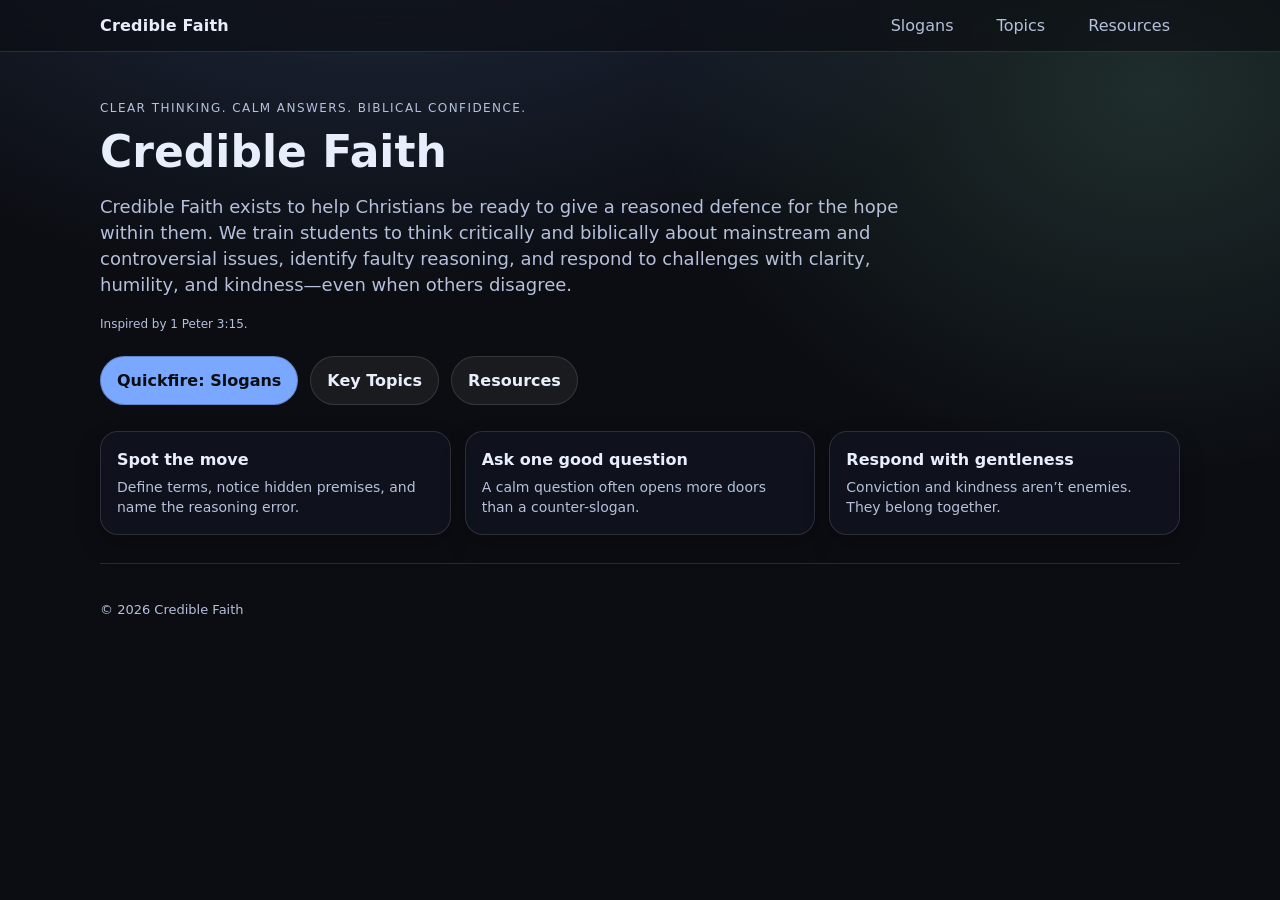
<file: index.html>
<!doctype html>
<html lang="en">
<head>
  <meta charset="utf-8" />
  <meta name="viewport" content="width=device-width, initial-scale=1" />
  <title>Credible Faith</title>
  <meta name="description" content="Clear thinking. Calm answers. Biblical confidence." />
  <link rel="stylesheet" href="style.css" />
</head>

<body>
  <header class="site-header">
    <div class="container">
      <a class="brand" href="index.html">Credible Faith</a>
      <nav class="nav">
        <a href="slogans.html">Slogans</a>
        <a href="topics.html">Topics</a>
        <a href="resources.html">Resources</a>
      </nav>
    </div>
  </header>

  <main class="container">
    <section class="hero">
      <p class="eyebrow">Clear thinking. Calm answers. Biblical confidence.</p>
      <h1>Credible Faith</h1>

      <p class="lead">
        Credible Faith exists to help Christians be ready to give a reasoned defence for the hope within them.
        We train students to think critically and biblically about mainstream and controversial issues,
        identify faulty reasoning, and respond to challenges with clarity, humility, and kindness—even when others disagree.
      </p>

      <p class="small muted">Inspired by 1 Peter 3:15.</p>

      <div class="cta-row">
        <a class="button" href="slogans.html">Quickfire: Slogans</a>
        <a class="button secondary" href="topics.html">Key Topics</a>
        <a class="button secondary" href="resources.html">Resources</a>
      </div>

      <div class="card-grid">
        <article class="card">
          <h2>Spot the move</h2>
          <p>Define terms, notice hidden premises, and name the reasoning error.</p>
        </article>
        <article class="card">
          <h2>Ask one good question</h2>
          <p>A calm question often opens more doors than a counter-slogan.</p>
        </article>
        <article class="card">
          <h2>Respond with gentleness</h2>
          <p>Conviction and kindness aren’t enemies. They belong together.</p>
        </article>
      </div>
    </section>

    <footer class="footer">
      <p>© <span id="year"></span> Credible Faith</p>
    </footer>
  </main>

  <script>
    document.getElementById("year").textContent = new Date().getFullYear();
  </script>
</body>
</html>
</file>
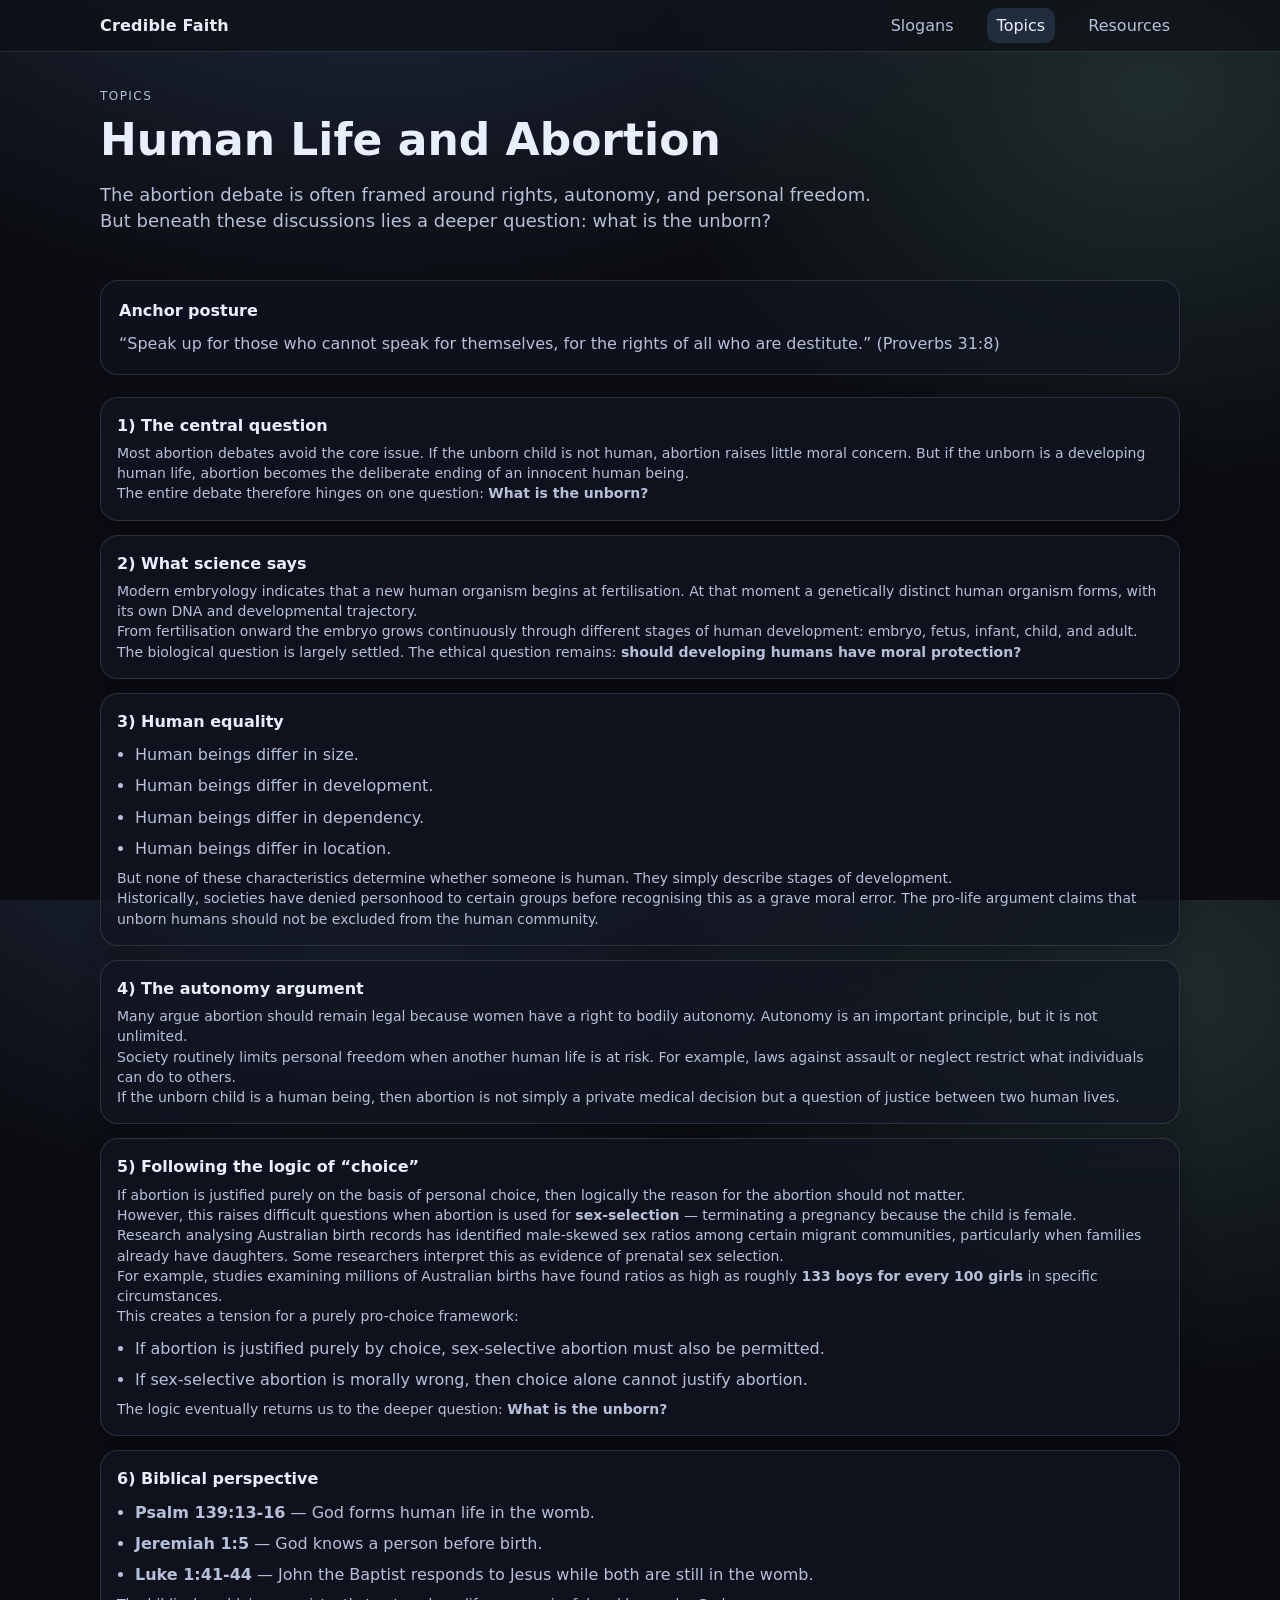
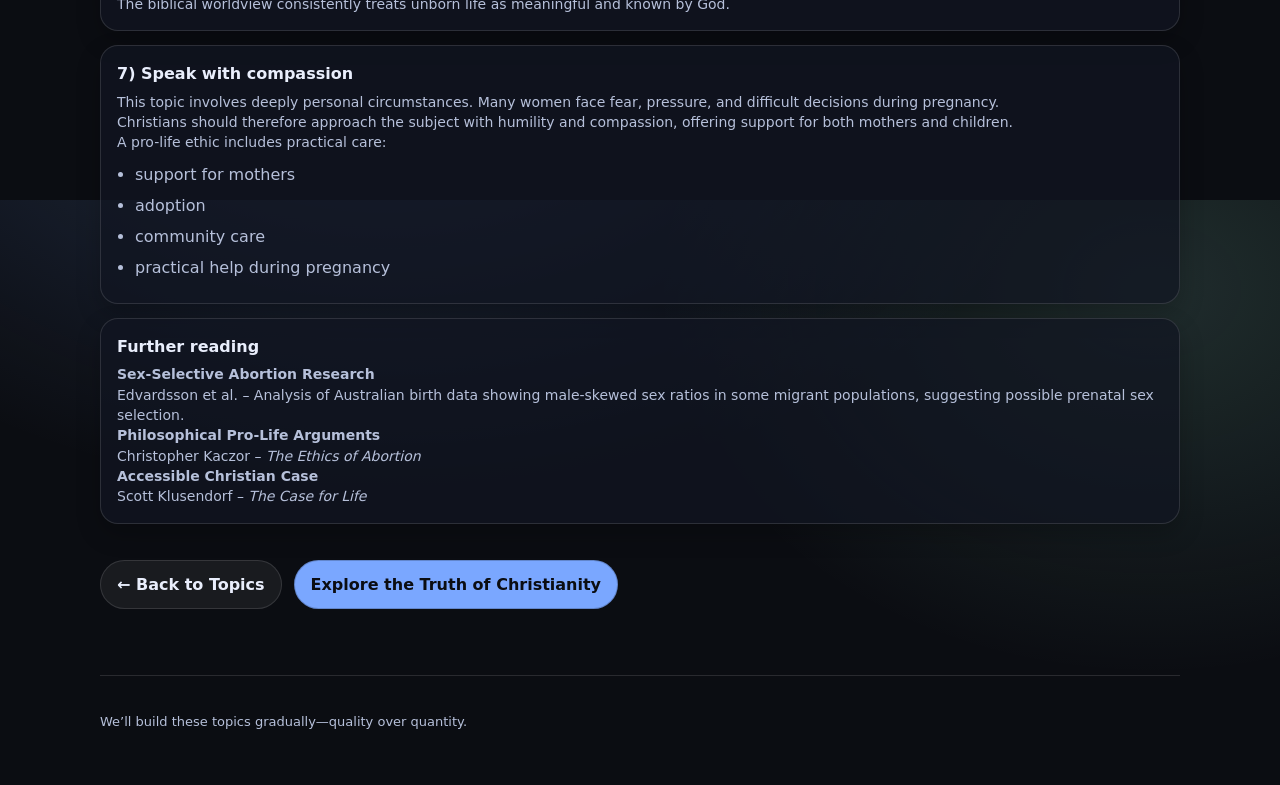
<file: abortion.html>
<!-- abortion.html -->
<!doctype html>
<html lang="en">
<head>
  <meta charset="utf-8" />
  <meta name="viewport" content="width=device-width, initial-scale=1" />
  <title>Human Life and Abortion | Credible Faith</title>
  <meta name="description" content="A calm and structured discussion of the ethics of abortion and the value of human life." />
  <link rel="stylesheet" href="style.css" />
</head>

<body>
<header class="site-header">
  <div class="container">
    <a class="brand" href="index.html">Credible Faith</a>
    <nav class="nav">
      <a href="slogans.html">Slogans</a>
      <a class="active" href="topics.html">Topics</a>
      <a href="resources.html">Resources</a>
    </nav>
  </div>
</header>

<main class="container">

<section class="page-head">
  <p class="eyebrow">Topics</p>
  <h1>Human Life and Abortion</h1>
  <p class="lead">
    The abortion debate is often framed around rights, autonomy, and personal freedom.
    But beneath these discussions lies a deeper question: what is the unborn?
  </p>
</section>

<section class="callout">
  <h2>Anchor posture</h2>
  <p class="muted tight">
    “Speak up for those who cannot speak for themselves, for the rights of all who are destitute.” (Proverbs 31:8)
  </p>
</section>

<section class="stack">

<article class="card">
<h2>1) The central question</h2>

<p class="muted">
Most abortion debates avoid the core issue.
If the unborn child is not human, abortion raises little moral concern.
But if the unborn is a developing human life, abortion becomes the deliberate ending of an innocent human being.
</p>

<p class="muted">
The entire debate therefore hinges on one question:
<strong>What is the unborn?</strong>
</p>
</article>

<article class="card">
<h2>2) What science says</h2>

<p class="muted">
Modern embryology indicates that a new human organism begins at fertilisation.
At that moment a genetically distinct human organism forms, with its own DNA and developmental trajectory.
</p>

<p class="muted">
From fertilisation onward the embryo grows continuously through different stages of human development:
embryo, fetus, infant, child, and adult.
</p>

<p class="muted">
The biological question is largely settled.
The ethical question remains:
<strong>should developing humans have moral protection?</strong>
</p>
</article>

<article class="card">
<h2>3) Human equality</h2>

<ul class="bullets muted">
<li>Human beings differ in size.</li>
<li>Human beings differ in development.</li>
<li>Human beings differ in dependency.</li>
<li>Human beings differ in location.</li>
</ul>

<p class="muted">
But none of these characteristics determine whether someone is human.
They simply describe stages of development.
</p>

<p class="muted">
Historically, societies have denied personhood to certain groups before recognising this as a grave moral error.
The pro-life argument claims that unborn humans should not be excluded from the human community.
</p>
</article>

<article class="card">
<h2>4) The autonomy argument</h2>

<p class="muted">
Many argue abortion should remain legal because women have a right to bodily autonomy.
Autonomy is an important principle, but it is not unlimited.
</p>

<p class="muted">
Society routinely limits personal freedom when another human life is at risk.
For example, laws against assault or neglect restrict what individuals can do to others.
</p>

<p class="muted">
If the unborn child is a human being, then abortion is not simply a private medical decision
but a question of justice between two human lives.
</p>
</article>

<article class="card">
<h2>5) Following the logic of “choice”</h2>

<p class="muted">
If abortion is justified purely on the basis of personal choice,
then logically the reason for the abortion should not matter.
</p>

<p class="muted">
However, this raises difficult questions when abortion is used for
<strong>sex-selection</strong> — terminating a pregnancy because the child is female.
</p>

<p class="muted">
Research analysing Australian birth records has identified
male-skewed sex ratios among certain migrant communities,
particularly when families already have daughters.
Some researchers interpret this as evidence of prenatal sex selection.
</p>

<p class="muted">
For example, studies examining millions of Australian births have found
ratios as high as roughly <strong>133 boys for every 100 girls</strong>
in specific circumstances.
</p>

<p class="muted">
This creates a tension for a purely pro-choice framework:
</p>

<ul class="bullets muted">
<li>If abortion is justified purely by choice, sex-selective abortion must also be permitted.</li>
<li>If sex-selective abortion is morally wrong, then choice alone cannot justify abortion.</li>
</ul>

<p class="muted">
The logic eventually returns us to the deeper question:
<strong>What is the unborn?</strong>
</p>

</article>

<article class="card">
<h2>6) Biblical perspective</h2>

<ul class="bullets muted">
<li><strong>Psalm 139:13-16</strong> — God forms human life in the womb.</li>
<li><strong>Jeremiah 1:5</strong> — God knows a person before birth.</li>
<li><strong>Luke 1:41-44</strong> — John the Baptist responds to Jesus while both are still in the womb.</li>
</ul>

<p class="muted">
The biblical worldview consistently treats unborn life as meaningful and known by God.
</p>
</article>

<article class="card">
<h2>7) Speak with compassion</h2>

<p class="muted">
This topic involves deeply personal circumstances.
Many women face fear, pressure, and difficult decisions during pregnancy.
</p>

<p class="muted">
Christians should therefore approach the subject with humility and compassion,
offering support for both mothers and children.
</p>

<p class="muted">
A pro-life ethic includes practical care:
</p>

<ul class="bullets muted">
<li>support for mothers</li>
<li>adoption</li>
<li>community care</li>
<li>practical help during pregnancy</li>
</ul>

</article>

<article class="card">
<h2>Further reading</h2>

<div class="qa">

<p class="qa__q"><strong>Sex-Selective Abortion Research</strong></p>
<p class="qa__a muted">
Edvardsson et al. – Analysis of Australian birth data showing male-skewed sex ratios
in some migrant populations, suggesting possible prenatal sex selection.
</p>

<p class="qa__q"><strong>Philosophical Pro-Life Arguments</strong></p>
<p class="qa__a muted">
Christopher Kaczor – <em>The Ethics of Abortion</em>
</p>

<p class="qa__q"><strong>Accessible Christian Case</strong></p>
<p class="qa__a muted">
Scott Klusendorf – <em>The Case for Life</em>
</p>

</div>

</article>

<div class="cta-row">
<a class="button secondary" href="topics.html">← Back to Topics</a>
<a class="button" href="truth.html">Explore the Truth of Christianity</a>
</div>

</section>

<footer class="footer">
<p class="muted">We’ll build these topics gradually—quality over quantity.</p>
</footer>

</main>

</body>
</html>
</file>
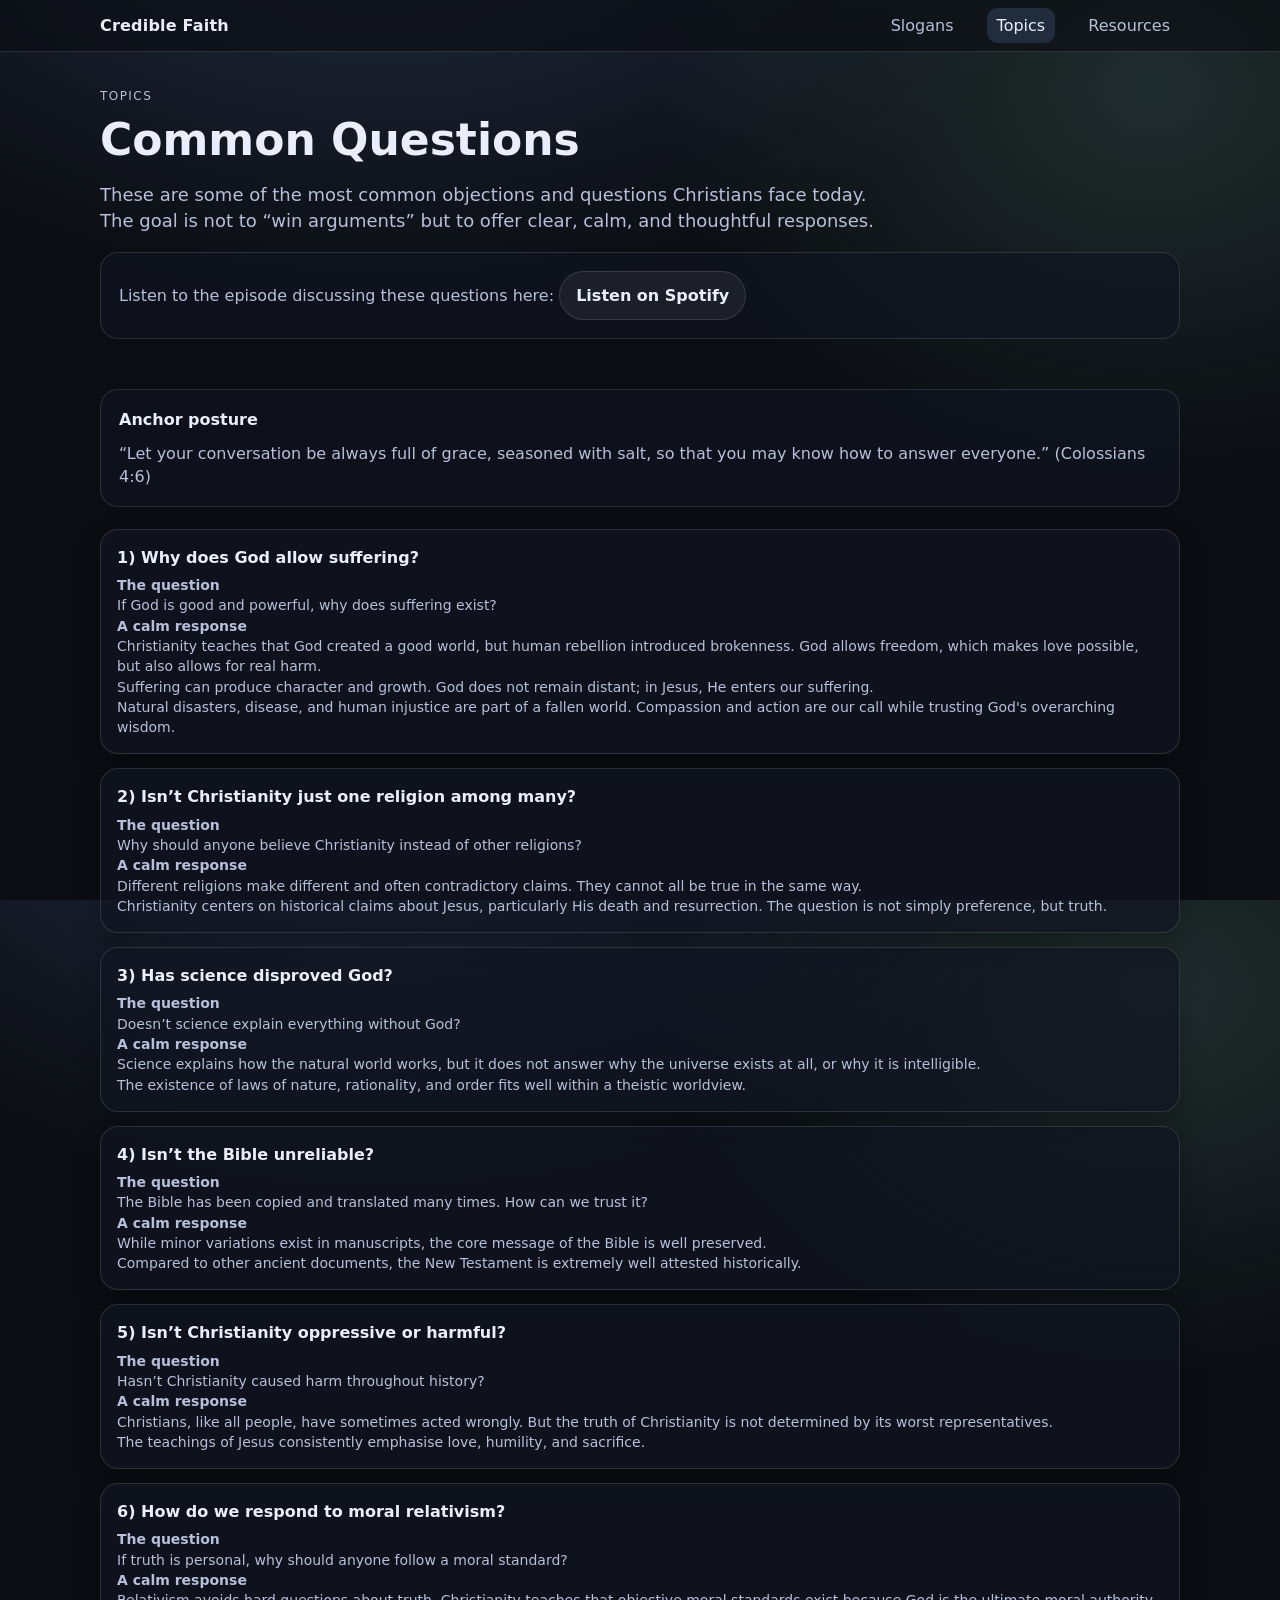
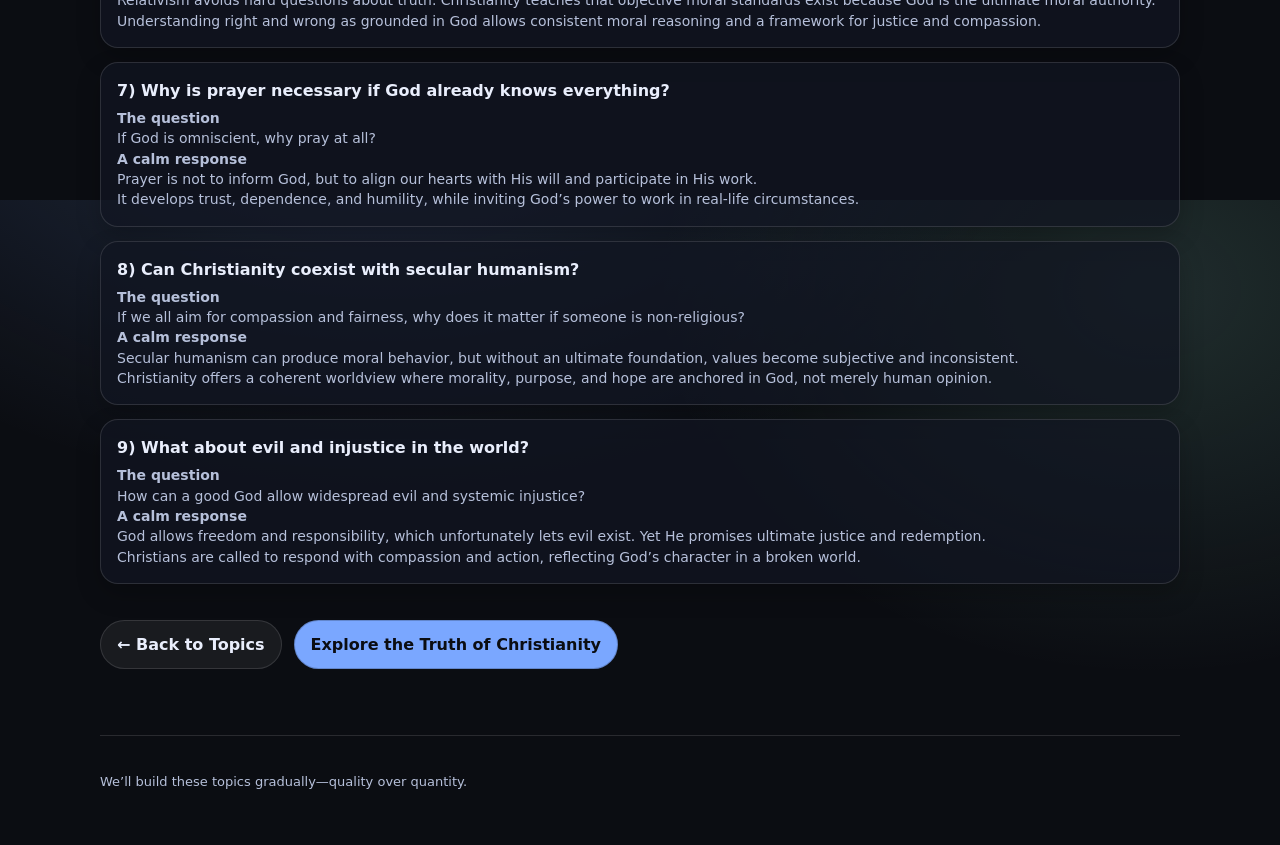
<file: commonquestions.html>
<!-- commonquestions.html -->
<!doctype html>
<html lang="en">
<head>
  <meta charset="utf-8" />
  <meta name="viewport" content="width=device-width, initial-scale=1" />
  <title>Common Questions | Credible Faith</title>
  <meta name="description" content="Clear and calm answers to common objections and questions about Christianity." />
  <link rel="stylesheet" href="style.css" />
</head>

<body>
<header class="site-header">
  <div class="container">
    <a class="brand" href="index.html">Credible Faith</a>
    <nav class="nav">
      <a href="slogans.html">Slogans</a>
      <a class="active" href="topics.html">Topics</a>
      <a href="resources.html">Resources</a>
    </nav>
  </div>
</header>

<main class="container">

<section class="page-head">
  <p class="eyebrow">Topics</p>
  <h1>Common Questions</h1>
  <p class="lead">
    These are some of the most common objections and questions Christians face today.
    The goal is not to “win arguments” but to offer clear, calm, and thoughtful responses.
  </p>

  <div class="callout" style="margin-top:16px;">
    <p class="muted tight">
      Listen to the episode discussing these questions here:
      <a class="button secondary" 
         href="https://open.spotify.com/episode/6dkk6X1Aq5qsHl71hbVXos?si=FQsCsk_8T0OMdYkA9HVl-g" 
         target="_blank" 
         rel="noreferrer">
        Listen on Spotify
      </a>
    </p>
  </div>
</section>

<section class="callout">
  <h2>Anchor posture</h2>
  <p class="muted tight">
    “Let your conversation be always full of grace, seasoned with salt,
    so that you may know how to answer everyone.” (Colossians 4:6)
  </p>
</section>

<section class="stack">

<!-- Question 1 -->
<article class="card">
  <h2>1) Why does God allow suffering?</h2>
  <div class="qa">
    <p class="qa__q"><strong>The question</strong></p>
    <p class="qa__a muted">
      If God is good and powerful, why does suffering exist?
    </p>

    <p class="qa__q"><strong>A calm response</strong></p>
    <p class="qa__a muted">
      Christianity teaches that God created a good world, but human rebellion introduced brokenness.
      God allows freedom, which makes love possible, but also allows for real harm.
    </p>
    <p class="qa__a muted">
      Suffering can produce character and growth. God does not remain distant; in Jesus, He enters our suffering.
    </p>
    <p class="qa__a muted">
      Natural disasters, disease, and human injustice are part of a fallen world. Compassion and action are our call while trusting God's overarching wisdom.
    </p>
  </div>
</article>

<!-- Question 2 -->
<article class="card">
  <h2>2) Isn’t Christianity just one religion among many?</h2>
  <div class="qa">
    <p class="qa__q"><strong>The question</strong></p>
    <p class="qa__a muted">
      Why should anyone believe Christianity instead of other religions?
    </p>

    <p class="qa__q"><strong>A calm response</strong></p>
    <p class="qa__a muted">
      Different religions make different and often contradictory claims. They cannot all be true in the same way.
    </p>
    <p class="qa__a muted">
      Christianity centers on historical claims about Jesus, particularly His death and resurrection. The question is not simply preference, but truth.
    </p>
  </div>
</article>

<!-- Question 3 -->
<article class="card">
  <h2>3) Has science disproved God?</h2>
  <div class="qa">
    <p class="qa__q"><strong>The question</strong></p>
    <p class="qa__a muted">
      Doesn’t science explain everything without God?
    </p>

    <p class="qa__q"><strong>A calm response</strong></p>
    <p class="qa__a muted">
      Science explains how the natural world works, but it does not answer why the universe exists at all, or why it is intelligible.
    </p>
    <p class="qa__a muted">
      The existence of laws of nature, rationality, and order fits well within a theistic worldview.
    </p>
  </div>
</article>

<!-- Question 4 -->
<article class="card">
  <h2>4) Isn’t the Bible unreliable?</h2>
  <div class="qa">
    <p class="qa__q"><strong>The question</strong></p>
    <p class="qa__a muted">
      The Bible has been copied and translated many times. How can we trust it?
    </p>

    <p class="qa__q"><strong>A calm response</strong></p>
    <p class="qa__a muted">
      While minor variations exist in manuscripts, the core message of the Bible is well preserved.
    </p>
    <p class="qa__a muted">
      Compared to other ancient documents, the New Testament is extremely well attested historically.
    </p>
  </div>
</article>

<!-- Question 5 -->
<article class="card">
  <h2>5) Isn’t Christianity oppressive or harmful?</h2>
  <div class="qa">
    <p class="qa__q"><strong>The question</strong></p>
    <p class="qa__a muted">
      Hasn’t Christianity caused harm throughout history?
    </p>

    <p class="qa__q"><strong>A calm response</strong></p>
    <p class="qa__a muted">
      Christians, like all people, have sometimes acted wrongly. But the truth of Christianity is not determined by its worst representatives.
    </p>
    <p class="qa__a muted">
      The teachings of Jesus consistently emphasise love, humility, and sacrifice.
    </p>
  </div>
</article>

<!-- Additional questions from transcript -->

<article class="card">
  <h2>6) How do we respond to moral relativism?</h2>
  <div class="qa">
    <p class="qa__q"><strong>The question</strong></p>
    <p class="qa__a muted">
      If truth is personal, why should anyone follow a moral standard?
    </p>

    <p class="qa__q"><strong>A calm response</strong></p>
    <p class="qa__a muted">
      Relativism avoids hard questions about truth. Christianity teaches that objective moral standards exist because God is the ultimate moral authority.
    </p>
    <p class="qa__a muted">
      Understanding right and wrong as grounded in God allows consistent moral reasoning and a framework for justice and compassion.
    </p>
  </div>
</article>

<article class="card">
  <h2>7) Why is prayer necessary if God already knows everything?</h2>
  <div class="qa">
    <p class="qa__q"><strong>The question</strong></p>
    <p class="qa__a muted">
      If God is omniscient, why pray at all?
    </p>

    <p class="qa__q"><strong>A calm response</strong></p>
    <p class="qa__a muted">
      Prayer is not to inform God, but to align our hearts with His will and participate in His work.
    </p>
    <p class="qa__a muted">
      It develops trust, dependence, and humility, while inviting God’s power to work in real-life circumstances.
    </p>
  </div>
</article>

<article class="card">
  <h2>8) Can Christianity coexist with secular humanism?</h2>
  <div class="qa">
    <p class="qa__q"><strong>The question</strong></p>
    <p class="qa__a muted">
      If we all aim for compassion and fairness, why does it matter if someone is non-religious?
    </p>

    <p class="qa__q"><strong>A calm response</strong></p>
    <p class="qa__a muted">
      Secular humanism can produce moral behavior, but without an ultimate foundation, values become subjective and inconsistent.
    </p>
    <p class="qa__a muted">
      Christianity offers a coherent worldview where morality, purpose, and hope are anchored in God, not merely human opinion.
    </p>
  </div>
</article>

<article class="card">
  <h2>9) What about evil and injustice in the world?</h2>
  <div class="qa">
    <p class="qa__q"><strong>The question</strong></p>
    <p class="qa__a muted">
      How can a good God allow widespread evil and systemic injustice?
    </p>

    <p class="qa__q"><strong>A calm response</strong></p>
    <p class="qa__a muted">
      God allows freedom and responsibility, which unfortunately lets evil exist. Yet He promises ultimate justice and redemption.
    </p>
    <p class="qa__a muted">
      Christians are called to respond with compassion and action, reflecting God’s character in a broken world.
    </p>
  </div>
</article>

<div class="cta-row">
  <a class="button secondary" href="topics.html">← Back to Topics</a>
  <a class="button" href="truth.html">Explore the Truth of Christianity</a>
</div>

</section>

<footer class="footer">
  <p class="muted">We’ll build these topics gradually—quality over quantity.</p>
</footer>

</main>
</body>
</html>
</file>
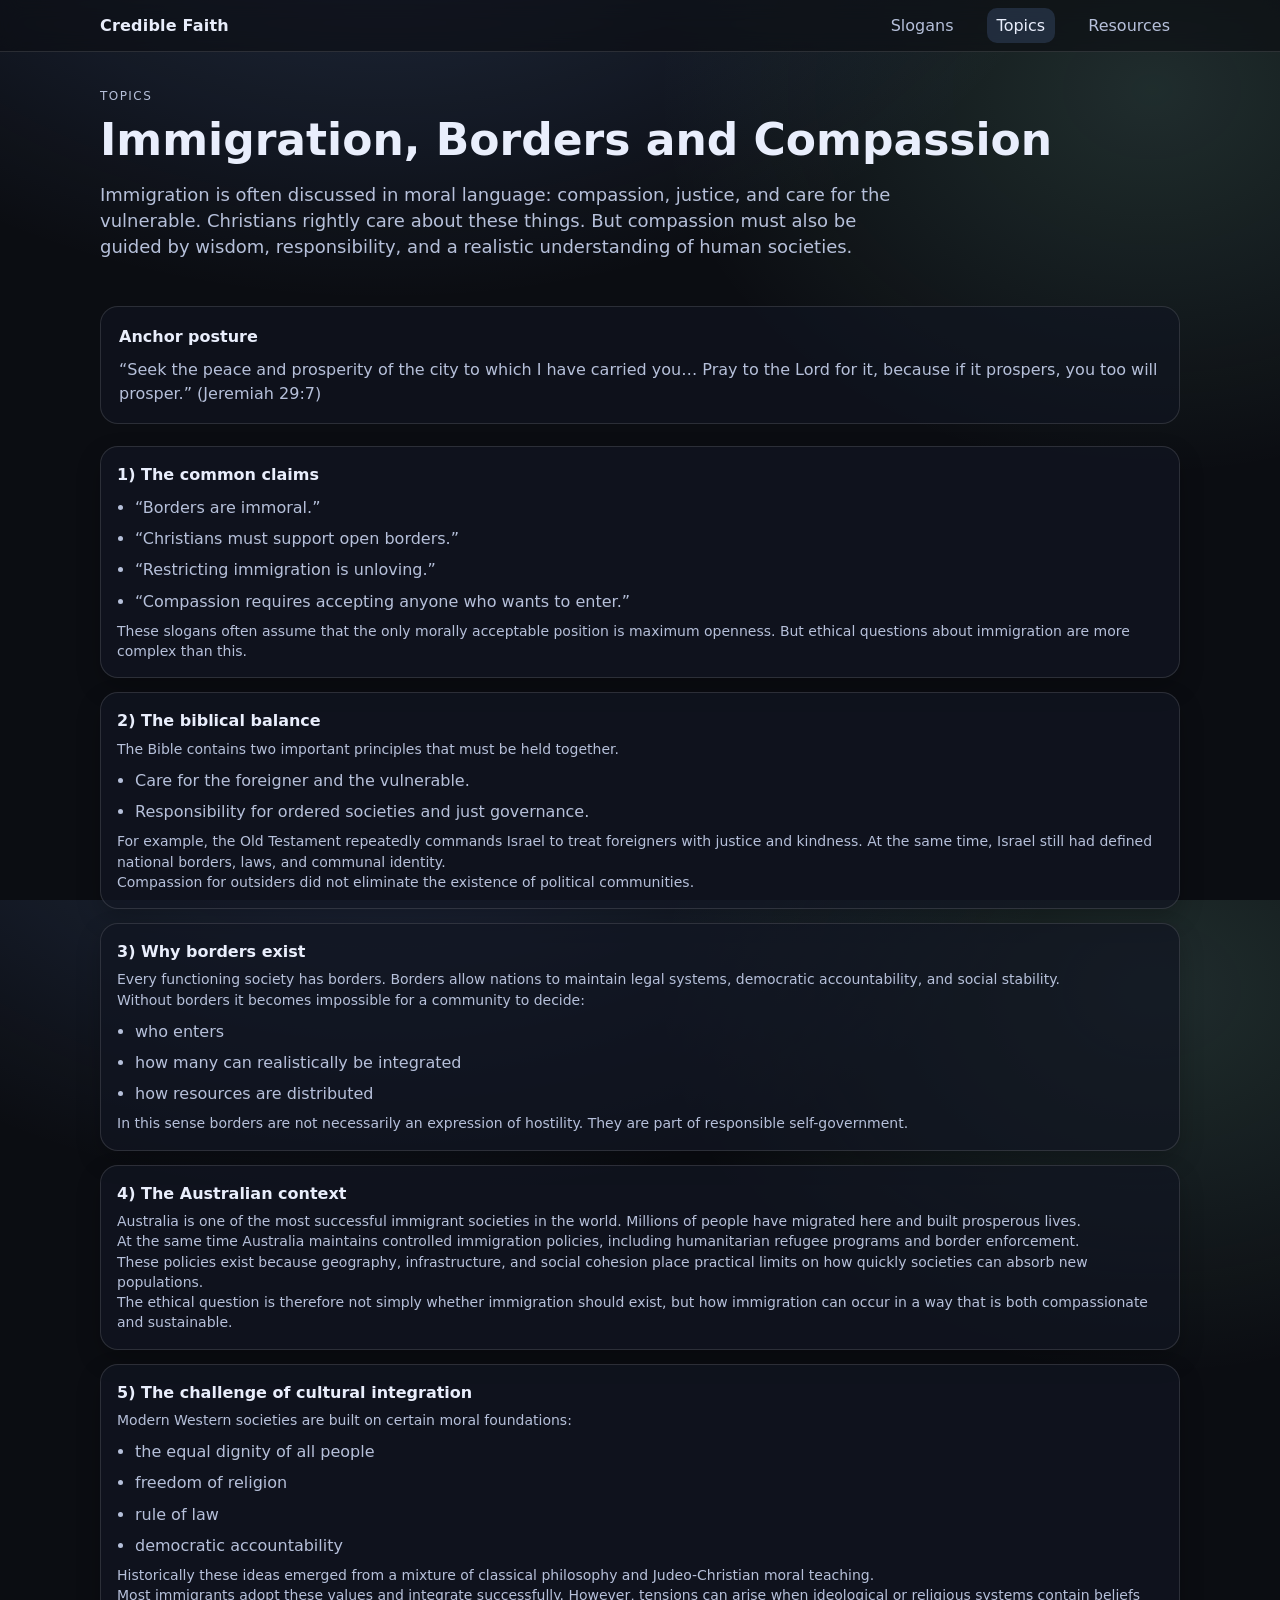
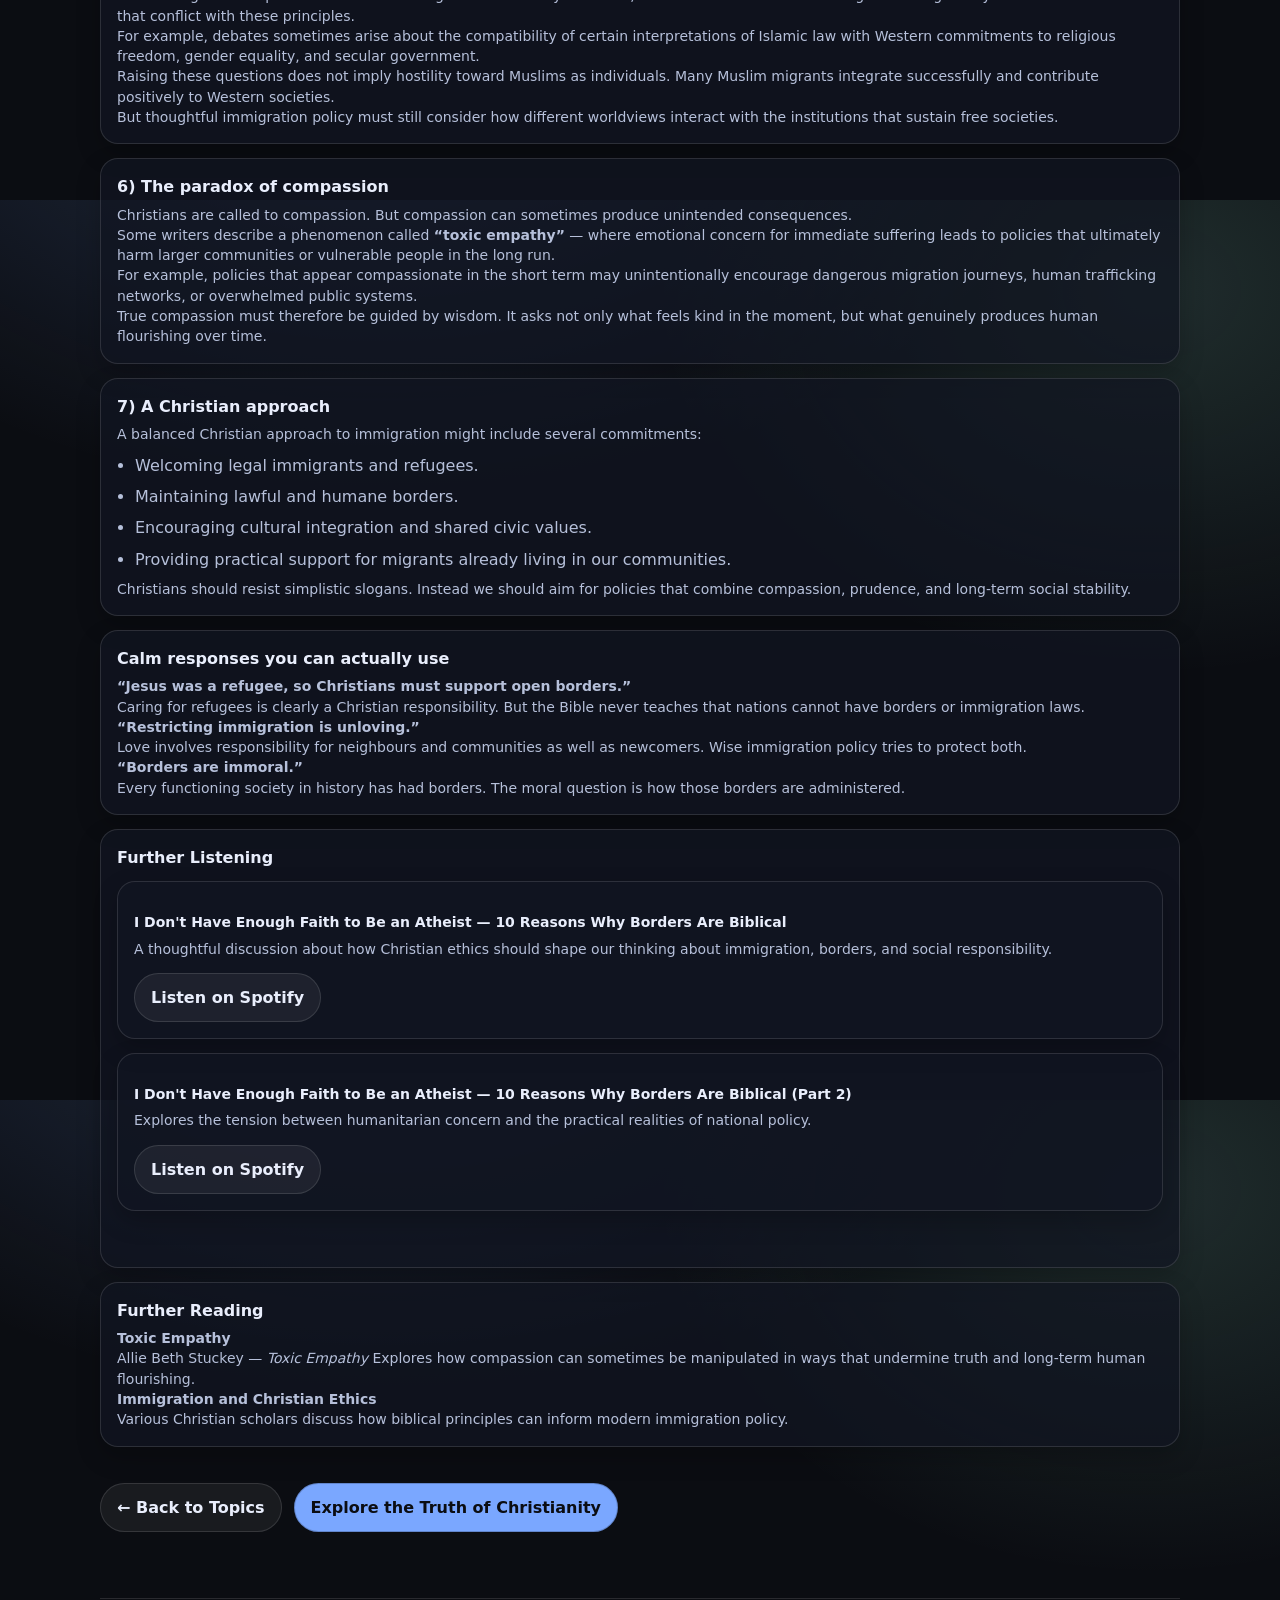
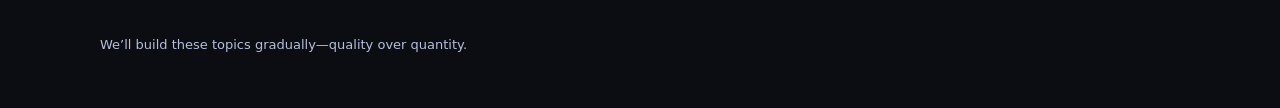
<file: immigration.html>
<!-- immigration.html -->
<!doctype html>
<html lang="en">
<head>
  <meta charset="utf-8" />
  <meta name="viewport" content="width=device-width, initial-scale=1" />
  <title>Immigration, Borders and Compassion | Credible Faith</title>
  <meta name="description" content="How Christians can think clearly about immigration, national borders, and compassion." />
  <link rel="stylesheet" href="style.css" />
</head>

<body>

<header class="site-header">
  <div class="container">
    <a class="brand" href="index.html">Credible Faith</a>
    <nav class="nav">
      <a href="slogans.html">Slogans</a>
      <a class="active" href="topics.html">Topics</a>
      <a href="resources.html">Resources</a>
    </nav>
  </div>
</header>

<main class="container">

<section class="page-head">
  <p class="eyebrow">Topics</p>
  <h1>Immigration, Borders and Compassion</h1>
  <p class="lead">
    Immigration is often discussed in moral language: compassion, justice, and care for the vulnerable.
    Christians rightly care about these things. But compassion must also be guided by wisdom,
    responsibility, and a realistic understanding of human societies.
  </p>
</section>

<section class="callout">
  <h2>Anchor posture</h2>
  <p class="muted tight">
    “Seek the peace and prosperity of the city to which I have carried you… Pray to the Lord for it,
    because if it prospers, you too will prosper.” (Jeremiah 29:7)
  </p>
</section>

<section class="stack">

<article class="card">
<h2>1) The common claims</h2>

<ul class="bullets muted">
<li>“Borders are immoral.”</li>
<li>“Christians must support open borders.”</li>
<li>“Restricting immigration is unloving.”</li>
<li>“Compassion requires accepting anyone who wants to enter.”</li>
</ul>

<p class="muted">
These slogans often assume that the only morally acceptable position is maximum openness.
But ethical questions about immigration are more complex than this.
</p>

</article>

<article class="card">

<h2>2) The biblical balance</h2>

<p class="muted">
The Bible contains two important principles that must be held together.
</p>

<ul class="bullets muted">
<li>Care for the foreigner and the vulnerable.</li>
<li>Responsibility for ordered societies and just governance.</li>
</ul>

<p class="muted">
For example, the Old Testament repeatedly commands Israel to treat foreigners with justice and kindness.
At the same time, Israel still had defined national borders, laws, and communal identity.
</p>

<p class="muted">
Compassion for outsiders did not eliminate the existence of political communities.
</p>

</article>

<article class="card">

<h2>3) Why borders exist</h2>

<p class="muted">
Every functioning society has borders.
Borders allow nations to maintain legal systems, democratic accountability, and social stability.
</p>

<p class="muted">
Without borders it becomes impossible for a community to decide:
</p>

<ul class="bullets muted">
<li>who enters</li>
<li>how many can realistically be integrated</li>
<li>how resources are distributed</li>
</ul>

<p class="muted">
In this sense borders are not necessarily an expression of hostility.
They are part of responsible self-government.
</p>

</article>

<article class="card">

<h2>4) The Australian context</h2>

<p class="muted">
Australia is one of the most successful immigrant societies in the world.
Millions of people have migrated here and built prosperous lives.
</p>

<p class="muted">
At the same time Australia maintains controlled immigration policies,
including humanitarian refugee programs and border enforcement.
</p>

<p class="muted">
These policies exist because geography, infrastructure, and social cohesion place practical limits
on how quickly societies can absorb new populations.
</p>

<p class="muted">
The ethical question is therefore not simply whether immigration should exist,
but how immigration can occur in a way that is both compassionate and sustainable.
</p>

</article>

<article class="card">

<h2>5) The challenge of cultural integration</h2>

<p class="muted">
Modern Western societies are built on certain moral foundations:
</p>

<ul class="bullets muted">
<li>the equal dignity of all people</li>
<li>freedom of religion</li>
<li>rule of law</li>
<li>democratic accountability</li>
</ul>

<p class="muted">
Historically these ideas emerged from a mixture of classical philosophy
and Judeo-Christian moral teaching.
</p>

<p class="muted">
Most immigrants adopt these values and integrate successfully.
However, tensions can arise when ideological or religious systems
contain beliefs that conflict with these principles.
</p>

<p class="muted">
For example, debates sometimes arise about the compatibility of certain interpretations
of Islamic law with Western commitments to religious freedom,
gender equality, and secular government.
</p>

<p class="muted">
Raising these questions does not imply hostility toward Muslims as individuals.
Many Muslim migrants integrate successfully and contribute positively to Western societies.
</p>

<p class="muted">
But thoughtful immigration policy must still consider how different worldviews
interact with the institutions that sustain free societies.
</p>

</article>

<article class="card">

<h2>6) The paradox of compassion</h2>

<p class="muted">
Christians are called to compassion.
But compassion can sometimes produce unintended consequences.
</p>

<p class="muted">
Some writers describe a phenomenon called <strong>“toxic empathy”</strong> —
where emotional concern for immediate suffering leads to policies
that ultimately harm larger communities or vulnerable people in the long run.
</p>

<p class="muted">
For example, policies that appear compassionate in the short term
may unintentionally encourage dangerous migration journeys,
human trafficking networks, or overwhelmed public systems.
</p>

<p class="muted">
True compassion must therefore be guided by wisdom.
It asks not only what feels kind in the moment,
but what genuinely produces human flourishing over time.
</p>

</article>

<article class="card">

<h2>7) A Christian approach</h2>

<p class="muted">
A balanced Christian approach to immigration might include several commitments:
</p>

<ul class="bullets muted">
<li>Welcoming legal immigrants and refugees.</li>
<li>Maintaining lawful and humane borders.</li>
<li>Encouraging cultural integration and shared civic values.</li>
<li>Providing practical support for migrants already living in our communities.</li>
</ul>

<p class="muted">
Christians should resist simplistic slogans.
Instead we should aim for policies that combine compassion,
prudence, and long-term social stability.
</p>

</article>

<article class="card">

<h2>Calm responses you can actually use</h2>

<div class="qa">

<p class="qa__q"><strong>“Jesus was a refugee, so Christians must support open borders.”</strong></p>
<p class="qa__a muted">
Caring for refugees is clearly a Christian responsibility.
But the Bible never teaches that nations cannot have borders or immigration laws.
</p>

<p class="qa__q"><strong>“Restricting immigration is unloving.”</strong></p>
<p class="qa__a muted">
Love involves responsibility for neighbours and communities as well as newcomers.
Wise immigration policy tries to protect both.
</p>

<p class="qa__q"><strong>“Borders are immoral.”</strong></p>
<p class="qa__a muted">
Every functioning society in history has had borders.
The moral question is how those borders are administered.
</p>

</div>

</article>

<article class="card">

<h2>Further Listening</h2>

<div class="stack">

  <article class="card">

    <h3 class="h3">
      I Don't Have Enough Faith to Be an Atheist — 10 Reasons Why Borders Are Biblical
    </h3>

    <p class="muted">
      A thoughtful discussion about how Christian ethics should shape our thinking
      about immigration, borders, and social responsibility.
    </p>

    <div class="reality-meta">
      <a class="button secondary"
         href="https://open.spotify.com/episode/4oIy3zhK3b1uvyzo4Fd9eg"
         target="_blank"
         rel="noreferrer">
         Listen on Spotify
      </a>
    </div>

  </article>


  <article class="card">

    <h3 class="h3">
      I Don't Have Enough Faith to Be an Atheist — 10 Reasons Why Borders Are Biblical (Part 2)
    </h3>

    <p class="muted">
      Explores the tension between humanitarian concern and the practical realities
      of national policy.
    </p>

    <div class="reality-meta">
      <a class="button secondary"
         href="https://open.spotify.com/episode/2MOgKf6ToB591vpQ1lY1gs"
         target="_blank"
         rel="noreferrer">
         Listen on Spotify
      </a>
    </div>

</article>

</article>

<article class="card">

<h2>Further Reading</h2>

<div class="qa">

<p class="qa__q"><strong>Toxic Empathy</strong></p>
<p class="qa__a muted">
Allie Beth Stuckey — <em>Toxic Empathy</em>  
Explores how compassion can sometimes be manipulated
in ways that undermine truth and long-term human flourishing.
</p>

<p class="qa__q"><strong>Immigration and Christian Ethics</strong></p>
<p class="qa__a muted">
Various Christian scholars discuss how biblical principles
can inform modern immigration policy.
</p>

</div>

</article>

<div class="cta-row">
<a class="button secondary" href="topics.html">← Back to Topics</a>
<a class="button" href="truth.html">Explore the Truth of Christianity</a>
</div>

</section>

<footer class="footer">
<p class="muted">We’ll build these topics gradually—quality over quantity.</p>
</footer>

</main>

</body>
</html>
</file>
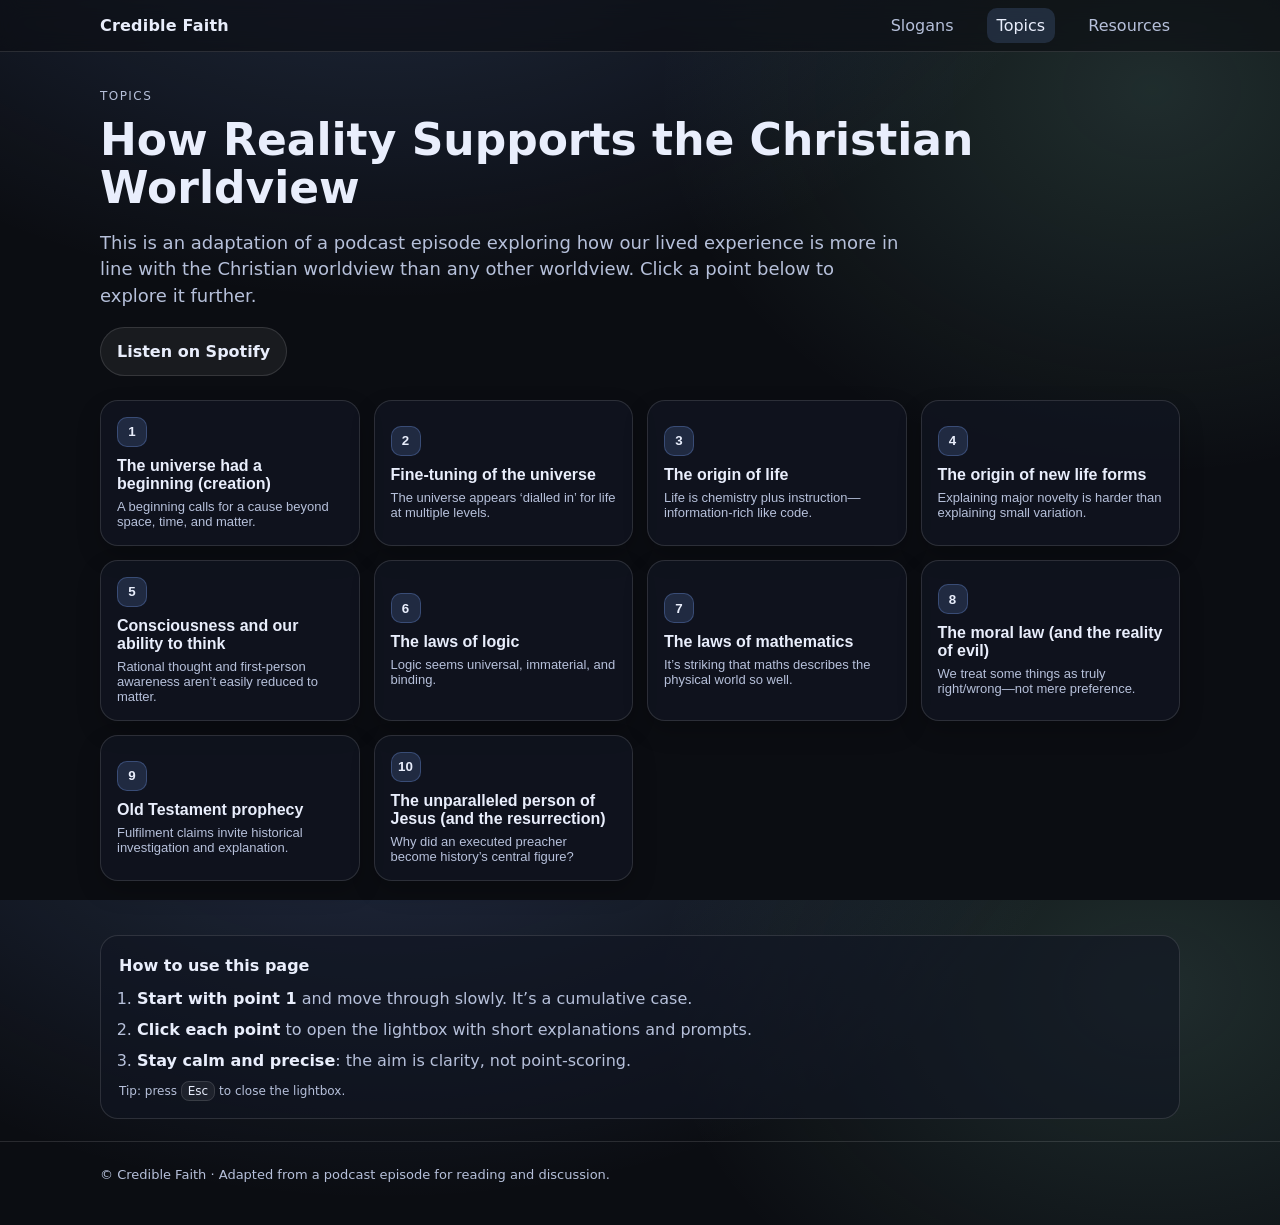
<file: reality.html>
<!-- reality.html -->
<!doctype html>
<html lang="en">
<head>
  <meta charset="utf-8" />
  <meta name="viewport" content="width=device-width, initial-scale=1" />
  <title>How Reality Supports the Christian Worldview | Credible Faith</title>
  <meta name="description" content="Ten features of our lived experience that align more naturally with the Christian worldview than with rival worldviews. Click a point to explore it further." />
  <link rel="stylesheet" href="style.css" />
</head>

<body>
  <header class="site-header">
    <div class="container">
      <a class="brand" href="index.html">Credible Faith</a>
      <nav class="nav">
        <a href="slogans.html">Slogans</a>
        <a class="active" href="topics.html">Topics</a>
        <a href="resources.html">Resources</a>
      </nav>
    </div>
  </header>

  <main class="container">
    <section class="page-head">
      <p class="eyebrow">Topics</p>
      <h1>How Reality Supports the Christian Worldview</h1>
      <p class="lead">
        This is an adaptation of a podcast episode exploring how our lived experience is more in line with the Christian worldview
        than any other worldview. Click a point below to explore it further.
      </p>

      <div class="reality-meta">
        <a class="button secondary" href="https://open.spotify.com/episode/4el33RxFEGtfmGjJY3EXCQ" target="_blank" rel="noreferrer">
          Listen on Spotify
        </a>
      </div>
    </section>

    <!-- Reuse your existing .grid + .tile styling -->
    <section class="grid" id="pointsGrid" aria-label="Ten points list">
      <!-- Tiles injected by JS -->
    </section>

    <section class="callout">
      <h2>How to use this page</h2>
      <ol class="steps">
        <li><strong>Start with point 1</strong> and move through slowly. It’s a cumulative case.</li>
        <li><strong>Click each point</strong> to open the lightbox with short explanations and prompts.</li>
        <li><strong>Stay calm and precise</strong>: the aim is clarity, not point-scoring.</li>
      </ol>
      <p class="small" style="margin-top:10px;">
        Tip: press <kbd>Esc</kbd> to close the lightbox.
      </p>
    </section>
  </main>

  <footer class="footer">
    <div class="container">
      <p class="tight">
        © Credible Faith · Adapted from a podcast episode for reading and discussion.
      </p>
    </div>
  </footer>

  <!-- Modal (reuses your existing modal CSS) -->
  <div class="modal" id="modal" aria-hidden="true" role="dialog" aria-modal="true" aria-labelledby="modalTitle">
    <div class="modal__overlay" data-close></div>

    <div class="modal__panel" role="document">
      <button class="icon-button modal__close" type="button" id="closeBtn" aria-label="Close">✕</button>

      <h2 class="modal__title" id="modalTitle">Title</h2>
      <p class="modal__subtitle" id="modalSubtitle">Subtitle</p>

      <div class="tabs" id="tabs">
        <button class="tab active" type="button" data-tab="overview">Overview</button>
        <button class="tab" type="button" data-tab="prompts">Discussion</button>
      </div>

      <div class="tabpanes">
        <div class="tabpane active" id="pane-overview">
          <div id="modalContent"></div>

          <div class="response-box" style="margin-top:12px;">
            <p class="response-label">Christian fit</p>
            <p class="response-quote" id="modalFit"></p>
          </div>
        </div>

        <div class="tabpane" id="pane-prompts">
          <div class="response-box">
            <p class="response-label">Questions to ask</p>
            <ul class="bullets" id="modalPrompts"></ul>
          </div>

          <div class="modal__footer">
            <p class="small">
              Aim for fair questions that test explanations: necessity, chance, design; matter-only, mind-first; preference, obligation, etc.
            </p>
          </div>
        </div>
      </div>
    </div>
  </div>

  <script>
    const points = [
      {
        n: 1,
        title: "The universe had a beginning (creation)",
        hint: "A beginning calls for a cause beyond space, time, and matter.",
        overview: `
          <p class="muted">
            If the universe began, the cause cannot be part of the universe. The cause would need to transcend space, time, and matter.
          </p>
          <p class="muted">
            This doesn’t yet prove Christianity, but it strongly supports theism over naturalism: the universe looks caused rather than self-existent.
          </p>
        `,
        fit: "A transcendent, personal Creator can choose to create. That fits a beginning far better than ‘nothing’ producing something.",
        prompts: [
          "Why is there something rather than nothing?",
          "If the universe began, what kind of cause could bring it into existence?",
          "Is ‘nothing’ the sort of thing that can do anything?"
        ]
      },
      {
        n: 2,
        title: "Fine-tuning of the universe",
        hint: "The universe appears ‘dialled in’ for life at multiple levels.",
        overview: `
          <p class="muted">
            The universe is remarkably calibrated: early conditions, fundamental constants, and local features that allow stable life.
            Competing explanations usually fall into: necessity, chance, or design.
          </p>
        `,
        fit: "Fine-tuning looks more like intention than accident—more like mind than blind luck.",
        prompts: [
          "Which explanation is strongest here: necessity, chance, or design?",
          "Does multiplying universes explain fine-tuning, or just postpone the question?",
          "Why should we expect a life-permitting cosmos on naturalism?"
        ]
      },
      {
        n: 3,
        title: "The origin of life",
        hint: "Life is chemistry plus instruction—information-rich like code.",
        overview: `
          <p class="muted">
            DNA is not merely complex chemistry; it’s a functional information system.
            In ordinary experience, large amounts of specified, functional information point to intelligence.
          </p>
        `,
        fit: "A rational Creator makes information-bearing life expected rather than surprising.",
        prompts: [
          "What’s the best analogy for DNA: chemistry, code, or both?",
          "How do we normally explain large amounts of functional information?",
          "What would count as a plausible mind-free pathway to such information?"
        ]
      },
      {
        n: 4,
        title: "The origin of new life forms",
        hint: "Explaining major novelty is harder than explaining small variation.",
        overview: `
          <p class="muted">
            Variation within kinds is common; the deeper question is where genuinely new biological structures and coordinated systems come from.
            Innovation requires more than tiny tweaks—it often requires integrated changes.
          </p>
        `,
        fit: "Intelligence is a familiar cause of innovation, especially in information-dependent systems.",
        prompts: [
          "What’s the difference between adaptation and innovation?",
          "What would count as evidence for (or against) a mind-like cause?",
          "How do coordinated systems arise via undirected processes?"
        ]
      },
      {
        n: 5,
        title: "Consciousness and our ability to think",
        hint: "Rational thought and first-person awareness aren’t easily reduced to matter.",
        overview: `
          <p class="muted">
            We experience first-person awareness, rational reflection, and genuine reasoning.
            If we are only matter-in-motion, it’s hard to justify why our thoughts track truth rather than mere survival.
          </p>
        `,
        fit: "If humans are made in God’s image, mind and rationality aren’t accidents—they’re expected.",
        prompts: [
          "If evolution aims at survival, why trust it to deliver truth?",
          "Are beliefs only brain events—or also evaluations of what is true?",
          "Can ‘ought to reason’ be derived from molecules alone?"
        ]
      },
      {
        n: 6,
        title: "The laws of logic",
        hint: "Logic seems universal, immaterial, and binding.",
        overview: `
          <p class="muted">
            Logical laws aren’t physical objects, yet we all rely on them. They don’t vary by geography.
            They are normative: they tell us how we <em>should</em> think.
          </p>
        `,
        fit: "Logic fits naturally if it reflects the consistent rationality of a supreme Mind.",
        prompts: [
          "Are logical laws discovered or invented?",
          "Why are the laws of logic binding rather than optional?",
          "Can matter alone explain immaterial, universal norms?"
        ]
      },
      {
        n: 7,
        title: "The laws of mathematics",
        hint: "It’s striking that maths describes the physical world so well.",
        overview: `
          <p class="muted">
            Mathematics isn’t made of atoms, yet it maps reality with surprising precision.
            Why should an abstract system ‘fit’ the world—and why can our minds grasp it?
          </p>
        `,
        fit: "A rational Creator explains a rational cosmos and rational creatures who can read it.",
        prompts: [
          "Why is the universe mathematically describable at all?",
          "Why does the mind-world ‘fit’ exist?",
          "Is maths a human invention or a discovered structure?"
        ]
      },
      {
        n: 8,
        title: "The moral law (and the reality of evil)",
        hint: "We treat some things as truly right/wrong—not mere preference.",
        overview: `
          <p class="muted">
            People argue as though moral claims carry obligation. We don’t merely dislike injustice—we condemn it.
            But objective moral ‘oughts’ are difficult to ground in a purely material universe.
          </p>
        `,
        fit: "Objective morality aligns with a good God whose nature is the standard; humans bear His image and dignity.",
        prompts: [
          "If morality is only biology or society, why should anyone obey it?",
          "Does moral outrage imply a real standard beyond preference?",
          "What makes human dignity real rather than assigned?"
        ]
      },
      {
        n: 9,
        title: "Old Testament prophecy",
        hint: "Fulfilment claims invite historical investigation and explanation.",
        overview: `
          <p class="muted">
            Christians claim that some Old Testament passages anticipate themes and details fulfilled in Jesus.
            The responsible approach is historical: context, dating, meaning, specificity, and rival interpretations.
          </p>
        `,
        fit: "A God who acts in history makes prophecy coherent rather than absurd.",
        prompts: [
          "Which prophecies are specific enough to test historically?",
          "What are the best non-Christian explanations—and how strong are they?",
          "Does the Bible’s storyline show coherent development or later invention?"
        ]
      },
      {
        n: 10,
        title: "The unparalleled person of Jesus (and the resurrection)",
        hint: "Why did an executed preacher become history’s central figure?",
        overview: `
          <p class="muted">
            Christianity rises or falls on what happened to Jesus. If He rose, the Christian worldview is not merely inspiring—it’s true.
            The resurrection functions as the bridge from generic theism to specifically Christian theism.
          </p>
        `,
        fit: "If Jesus rose, it reframes every other point: creation, meaning, morality, and hope are anchored in reality.",
        prompts: [
          "What are the best historical arguments for and against the resurrection?",
          "Which alternative explanation best fits the total evidence?",
          "If the resurrection happened, what follows about God and reality?"
        ]
      }
    ];

    const grid = document.getElementById("pointsGrid");
    const modal = document.getElementById("modal");
    const closeBtn = document.getElementById("closeBtn");
    const modalTitle = document.getElementById("modalTitle");
    const modalSubtitle = document.getElementById("modalSubtitle");
    const modalContent = document.getElementById("modalContent");
    const modalFit = document.getElementById("modalFit");
    const modalPrompts = document.getElementById("modalPrompts");
    const tabs = document.getElementById("tabs");

    function escapeHtml(str){
      return String(str)
        .replaceAll("&", "&amp;")
        .replaceAll("<", "&lt;")
        .replaceAll(">", "&gt;")
        .replaceAll('"', "&quot;")
        .replaceAll("'", "&#039;");
    }

    function renderTiles(){
      grid.innerHTML = points.map(p => `
        <button class="tile" type="button" data-n="${p.n}">
          <span class="tile__num">${p.n}</span>
          <span class="tile__title">${escapeHtml(p.title)}</span>
          <span class="tile__hint">${escapeHtml(p.hint)}</span>
        </button>
      `).join("");
    }

    function openModal(n){
      const p = points.find(x => x.n === n);
      if(!p) return;

      modalTitle.textContent = `${p.n}. ${p.title}`;
      modalSubtitle.textContent = p.hint;
      modalContent.innerHTML = p.overview;
      modalFit.textContent = p.fit;

      modalPrompts.innerHTML = (p.prompts || []).map(q => `<li>${escapeHtml(q)}</li>`).join("");

      // reset tabs
      setActiveTab("overview");

      modal.classList.add("open");
      modal.setAttribute("aria-hidden", "false");
      document.body.classList.add("no-scroll");
      closeBtn.focus();
    }

    function closeModal(){
      modal.classList.remove("open");
      modal.setAttribute("aria-hidden", "true");
      document.body.classList.remove("no-scroll");
    }

    function setActiveTab(which){
      // tabs
      tabs.querySelectorAll(".tab").forEach(btn => {
        btn.classList.toggle("active", btn.dataset.tab === which);
      });
      // panes
      document.getElementById("pane-overview").classList.toggle("active", which === "overview");
      document.getElementById("pane-prompts").classList.toggle("active", which === "prompts");
    }

    // events
    renderTiles();

    grid.addEventListener("click", (e) => {
      const btn = e.target.closest("button[data-n]");
      if(!btn) return;
      openModal(Number(btn.dataset.n));
    });

    closeBtn.addEventListener("click", closeModal);

    modal.addEventListener("click", (e) => {
      if (e.target.matches("[data-close]")) closeModal();
    });

    tabs.addEventListener("click", (e) => {
      const btn = e.target.closest(".tab");
      if(!btn) return;
      setActiveTab(btn.dataset.tab);
    });

    window.addEventListener("keydown", (e) => {
      if(e.key === "Escape" && modal.classList.contains("open")){
        closeModal();
      }
    });
  </script>
</body>
</html>
</file>
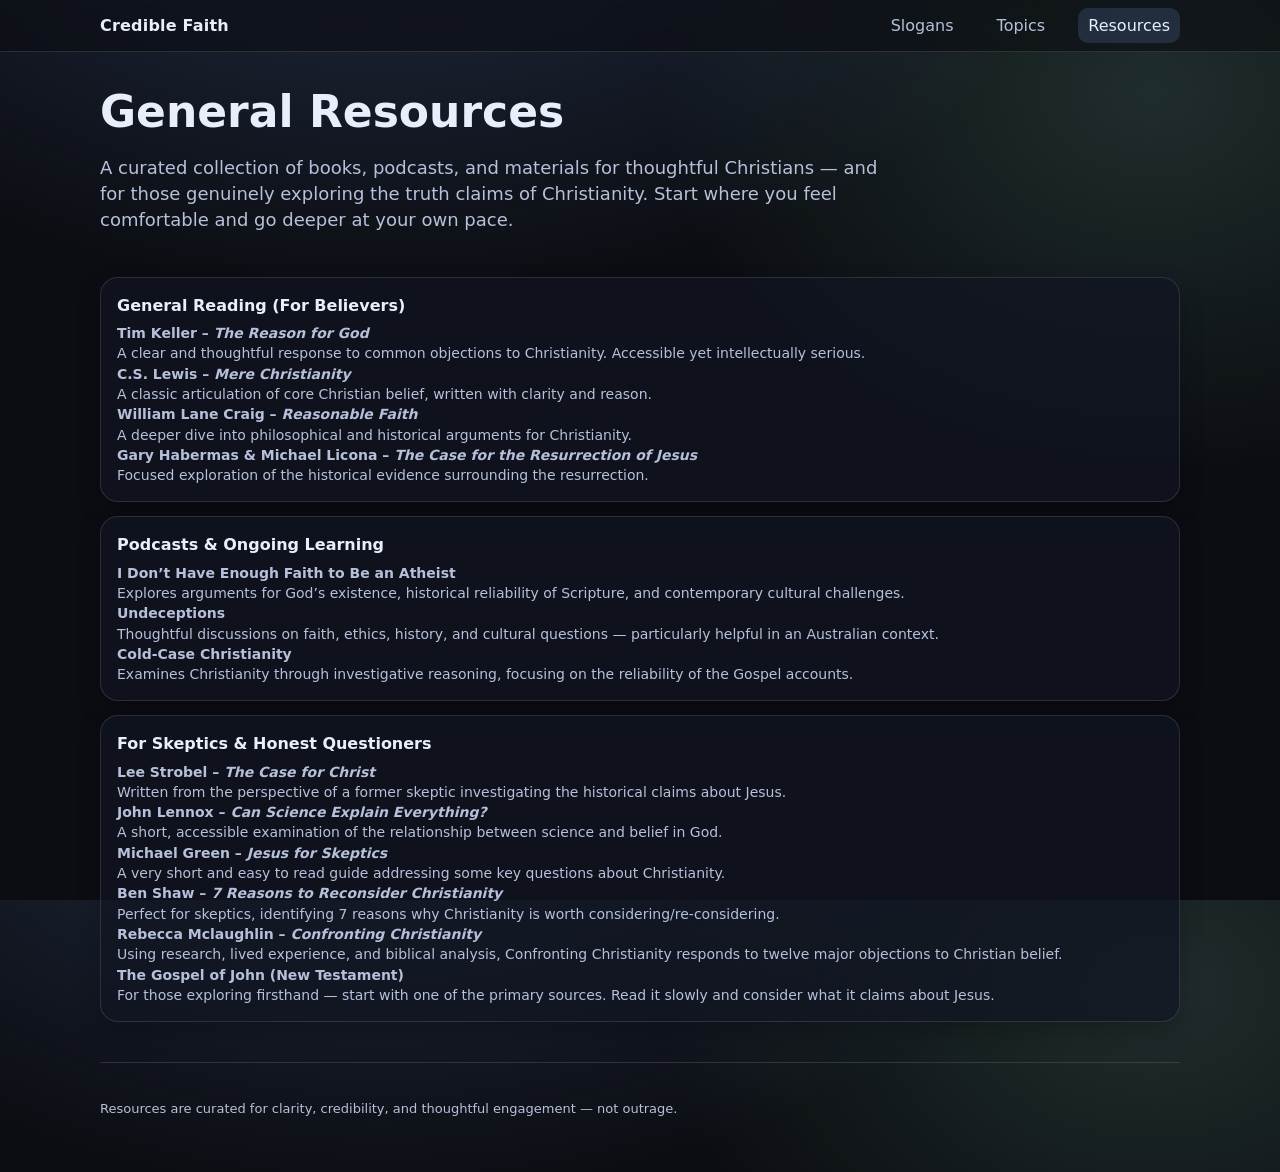
<file: resources.html>
<!-- resources.html -->
<!doctype html>
<html lang="en">
<head>
  <meta charset="utf-8" />
  <meta name="viewport" content="width=device-width, initial-scale=1" />
  <title>General Resources | Credible Faith</title>
  <meta name="description" content="Curated books, podcasts, and resources for believers and skeptics exploring Christianity." />
  <link rel="stylesheet" href="style.css" />
</head>

<body>
  <header class="site-header">
    <div class="container">
      <a class="brand" href="index.html">Credible Faith</a>
      <nav class="nav">
        <a href="slogans.html">Slogans</a>
        <a href="topics.html">Topics</a>
        <a class="active" href="resources.html">Resources</a>
      </nav>
    </div>
  </header>

  <main class="container">
    <section class="page-head">
      <h1>General Resources</h1>
      <p class="lead">
        A curated collection of books, podcasts, and materials for thoughtful Christians — and for those genuinely exploring the truth claims of Christianity.
        Start where you feel comfortable and go deeper at your own pace.
      </p>
    </section>

    <section class="stack">

      <!-- General Reading -->
      <article class="card">
        <h2>General Reading (For Believers)</h2>

        <div class="qa">
          <p class="qa__q"><strong>Tim Keller – <em>The Reason for God</em></strong></p>
          <p class="qa__a muted">
            A clear and thoughtful response to common objections to Christianity.
            Accessible yet intellectually serious.
          </p>

          <p class="qa__q"><strong>C.S. Lewis – <em>Mere Christianity</em></strong></p>
          <p class="qa__a muted">
            A classic articulation of core Christian belief, written with clarity and reason.
          </p>

          <p class="qa__q"><strong>William Lane Craig – <em>Reasonable Faith</em></strong></p>
          <p class="qa__a muted">
            A deeper dive into philosophical and historical arguments for Christianity.
          </p>

          <p class="qa__q"><strong>Gary Habermas &amp; Michael Licona – <em>The Case for the Resurrection of Jesus</em></strong></p>
          <p class="qa__a muted">
            Focused exploration of the historical evidence surrounding the resurrection.
          </p>
        </div>
      </article>

      <!-- Podcasts -->
      <article class="card">
        <h2>Podcasts &amp; Ongoing Learning</h2>

        <div class="qa">
          <p class="qa__q"><strong>I Don’t Have Enough Faith to Be an Atheist</strong></p>
          <p class="qa__a muted">
            Explores arguments for God’s existence, historical reliability of Scripture, and contemporary cultural challenges.
          </p>

          <p class="qa__q"><strong>Undeceptions</strong></p>
          <p class="qa__a muted">
            Thoughtful discussions on faith, ethics, history, and cultural questions —
            particularly helpful in an Australian context.
          </p>

          <p class="qa__q"><strong>Cold-Case Christianity</strong></p>
          <p class="qa__a muted">
            Examines Christianity through investigative reasoning, focusing on the reliability of the Gospel accounts.
          </p>
        </div>
      </article>

      <!-- For Skeptics -->
      <article class="card">
        <h2>For Skeptics &amp; Honest Questioners</h2>

        <div class="qa">
          <p class="qa__q"><strong>Lee Strobel – <em>The Case for Christ</em></strong></p>
          <p class="qa__a muted">
            Written from the perspective of a former skeptic investigating the historical claims about Jesus.
          </p>

          <p class="qa__q"><strong>John Lennox – <em>Can Science Explain Everything?</em></strong></p>
          <p class="qa__a muted">
            A short, accessible examination of the relationship between science and belief in God.
          </p>

          <p class="qa__q"><strong>Michael Green – <em>Jesus for Skeptics</em></strong></p>
          <p class="qa__a muted">
            A very short and easy to read guide addressing some key questions about Christianity. 
          </p>

          <p class="qa__q"><strong>Ben Shaw – <em>7 Reasons to Reconsider Christianity</em></strong></p>
          <p class="qa__a muted">
            Perfect for skeptics, identifying 7 reasons why Christianity is worth considering/re-considering.
          </p>

          <p class="qa__q"><strong>Rebecca Mclaughlin – <em>Confronting Christianity</em></strong></p>
          <p class="qa__a muted">
            Using research, lived experience, and biblical analysis, Confronting Christianity responds to twelve major objections to Christian belief.
          </p>

          <p class="qa__q"><strong>The Gospel of John (New Testament)</strong></p>
          <p class="qa__a muted">
            For those exploring firsthand — start with one of the primary sources.
            Read it slowly and consider what it claims about Jesus.
          </p>
        </div>
      </article>

    </section>

    <footer class="footer">
      <p class="muted">
        Resources are curated for clarity, credibility, and thoughtful engagement — not outrage.
      </p>
    </footer>
  </main>
</body>
</html>
</file>
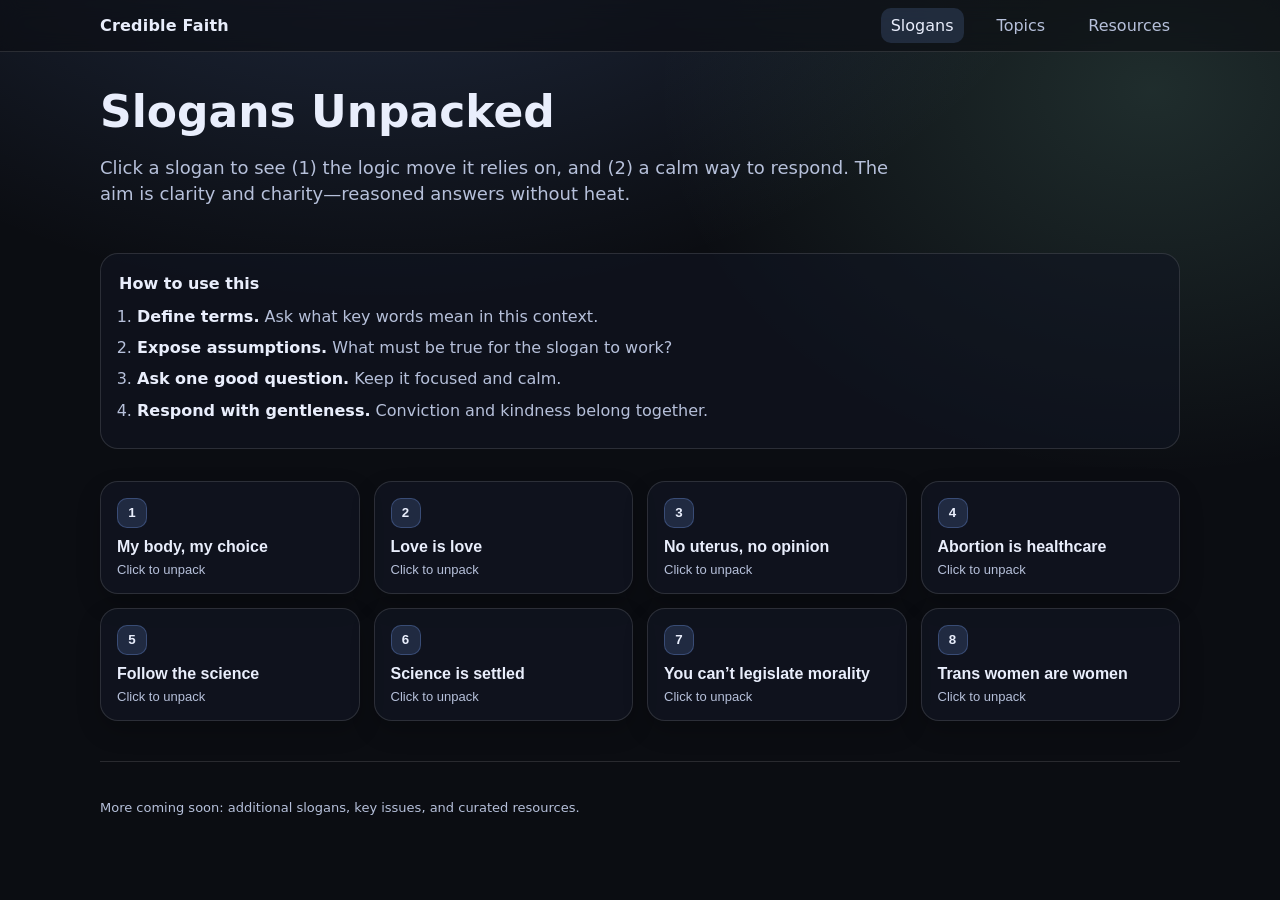
<file: slogans.html>
<!-- slogans.html -->
<!doctype html>
<html lang="en">
<head>
  <meta charset="utf-8" />
  <meta name="viewport" content="width=device-width, initial-scale=1" />
  <title>Slogans | Credible Faith</title>
  <meta name="description" content="Quickfire slogans unpacked: the fallacy, and a calm way to respond." />
  <link rel="stylesheet" href="style.css" />
</head>

<body>
  <header class="site-header">
    <div class="container">
      <a class="brand" href="index.html">Credible Faith</a>
      <nav class="nav">
        <a class="active" href="slogans.html">Slogans</a>
        <a href="topics.html">Topics</a>
        <a href="resources.html">Resources</a>
      </nav>
    </div>
  </header>

  <main class="container">
    <section class="page-head">
      <h1>Slogans Unpacked</h1>
      <p class="lead">
        Click a slogan to see (1) the logic move it relies on, and (2) a calm way to respond.
        The aim is clarity and charity—reasoned answers without heat.
      </p>
    </section>

    <section id="howto" class="callout">
      <h2>How to use this</h2>
      <ol class="steps">
        <li><strong>Define terms.</strong> Ask what key words mean in this context.</li>
        <li><strong>Expose assumptions.</strong> What must be true for the slogan to work?</li>
        <li><strong>Ask one good question.</strong> Keep it focused and calm.</li>
        <li><strong>Respond with gentleness.</strong> Conviction and kindness belong together.</li>
      </ol>
    </section>

    <!-- JS will inject slogan tiles into this grid -->
    <section class="grid" aria-label="Slogan tiles" id="sloganGrid"></section>

    <footer class="footer">
      <p class="muted">More coming soon: additional slogans, key issues, and curated resources.</p>
    </footer>
  </main>

  <!-- Modal / Lightbox -->
  <div class="modal" id="modal" aria-hidden="true" role="dialog" aria-modal="true" aria-labelledby="modalTitle">
    <div class="modal__overlay" data-close="true"></div>

    <div class="modal__panel" role="document">
      <button class="icon-button modal__close" aria-label="Close" data-close="true">✕</button>

      <h2 class="modal__title" id="modalTitle"></h2>
      <p class="modal__subtitle" id="modalSubtitle"></p>

      <div class="tabs" role="tablist" aria-label="Slogan details">
        <button class="tab active" role="tab" aria-selected="true" data-tab="fallacy" type="button">Fallacy</button>
        <button class="tab" role="tab" aria-selected="false" data-tab="respond" type="button">How to respond</button>
      </div>

      <div class="tabpanes">
        <div class="tabpane active" id="pane-fallacy" role="tabpanel">
          <h3>What’s going on logically?</h3>
          <p id="fallacyText"></p>
        </div>

        <div class="tabpane" id="pane-respond" role="tabpanel">
          <h3>A calm way to respond</h3>
          <p id="respondText"></p>
          <div class="response-box">
            <p class="response-label">Try saying:</p>
            <p class="response-quote" id="respondQuote"></p>
          </div>
        </div>
      </div>

      <div class="modal__footer">
        <p class="small">
          Tip: aim for clarity and charity. Ask questions that invite definition and reasoning.
        </p>
      </div>
    </div>
  </div>

  <!-- Behaviour lives here -->
  <script src="slogans.js" defer></script>
</body>
</html>
</file>
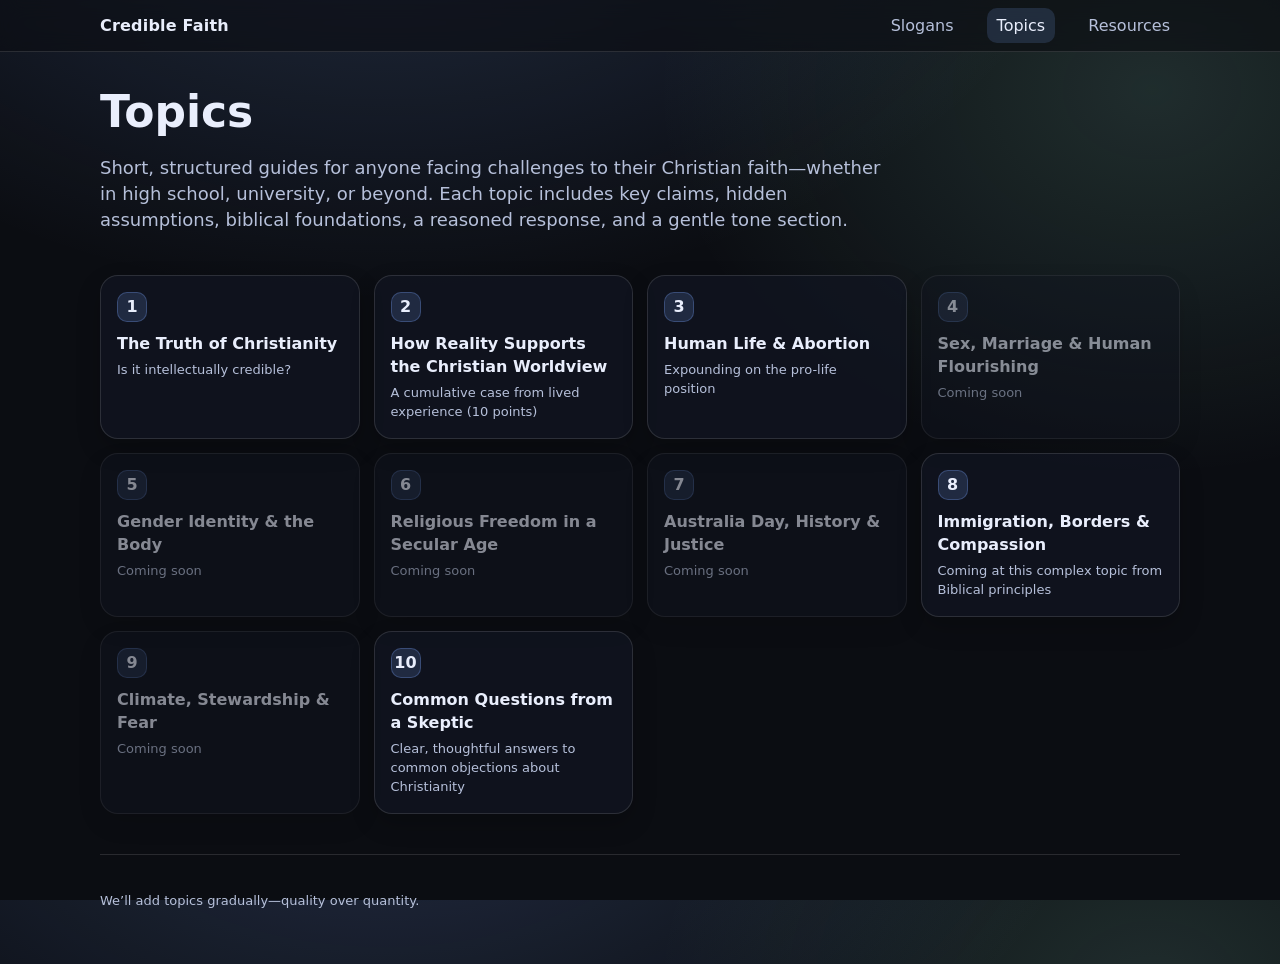
<file: topics.html>
<!-- topics.html (updated) -->
<!doctype html>
<html lang="en">
<head>
  <meta charset="utf-8" />
  <meta name="viewport" content="width=device-width, initial-scale=1" />
  <title>Topics | Credible Faith</title>
  <meta name="description" content="Key issues explored biblically and logically." />
  <link rel="stylesheet" href="style.css" />
</head>

<body>
  <header class="site-header">
    <div class="container">
      <a class="brand" href="index.html">Credible Faith</a>
      <nav class="nav">
        <a href="slogans.html">Slogans</a>
        <a class="active" href="topics.html">Topics</a>
        <a href="resources.html">Resources</a>
      </nav>
    </div>
  </header>

  <main class="container">
    <section class="page-head">
      <h1>Topics</h1>
      <p class="lead">
        Short, structured guides for anyone facing challenges to their Christian faith—whether in high school, university, or beyond.
        Each topic includes key claims, hidden assumptions, biblical foundations, a reasoned response, and a gentle tone section.
      </p>
    </section>

    <section class="grid" aria-label="Topic tiles">
      <a class="tile tile--link" href="truth.html">
        <span class="tile__num">1</span>
        <span class="tile__title">The Truth of Christianity</span>
        <span class="tile__hint">Is it intellectually credible?</span>
      </a>

      <!-- NEW: Reality page -->
      <a class="tile tile--link" href="reality.html">
        <span class="tile__num">2</span>
        <span class="tile__title">How Reality Supports the Christian Worldview</span>
        <span class="tile__hint">A cumulative case from lived experience (10 points)</span>
      </a>

      <!-- Renumber the "coming soon" tiles -->
      <a class="tile tile--link" href="abortion.html">
        <span class="tile__num">3</span>
        <span class="tile__title">Human Life &amp; Abortion</span>
        <span class="tile__hint">Expounding on the pro-life position</span>
      </a>

      <a class="tile tile--link" href="#" aria-disabled="true" title="Coming soon">
        <span class="tile__num">4</span>
        <span class="tile__title">Sex, Marriage &amp; Human Flourishing</span>
        <span class="tile__hint">Coming soon</span>
      </a>

      <a class="tile tile--link" href="#" aria-disabled="true" title="Coming soon">
        <span class="tile__num">5</span>
        <span class="tile__title">Gender Identity &amp; the Body</span>
        <span class="tile__hint">Coming soon</span>
      </a>

      <a class="tile tile--link" href="#" aria-disabled="true" title="Coming soon">
        <span class="tile__num">6</span>
        <span class="tile__title">Religious Freedom in a Secular Age</span>
        <span class="tile__hint">Coming soon</span>
      </a>

      <a class="tile tile--link" href="#" aria-disabled="true" title="Coming soon">
        <span class="tile__num">7</span>
        <span class="tile__title">Australia Day, History &amp; Justice</span>
        <span class="tile__hint">Coming soon</span>
      </a>

      <a class="tile tile--link" href="immigration.html">
        <span class="tile__num">8</span>
        <span class="tile__title">Immigration, Borders &amp; Compassion</span>
        <span class="tile__hint">Coming at this complex topic from Biblical principles</span>
      </a>

      <a class="tile tile--link" href="#" aria-disabled="true" title="Coming soon">
        <span class="tile__num">9</span>
        <span class="tile__title">Climate, Stewardship &amp; Fear</span>
        <span class="tile__hint">Coming soon</span>
      </a>

      <a class="tile tile--link" href="commonquestions.html">
        <span class="tile__num">10</span>
        <span class="tile__title">Common Questions from a Skeptic</span>
        <span class="tile__hint">Clear, thoughtful answers to common objections about Christianity</span>
      </a>
    </section>

    <footer class="footer">
      <p class="muted">We’ll add topics gradually—quality over quantity.</p>
    </footer>
  </main>
</body>
</html>
</file>
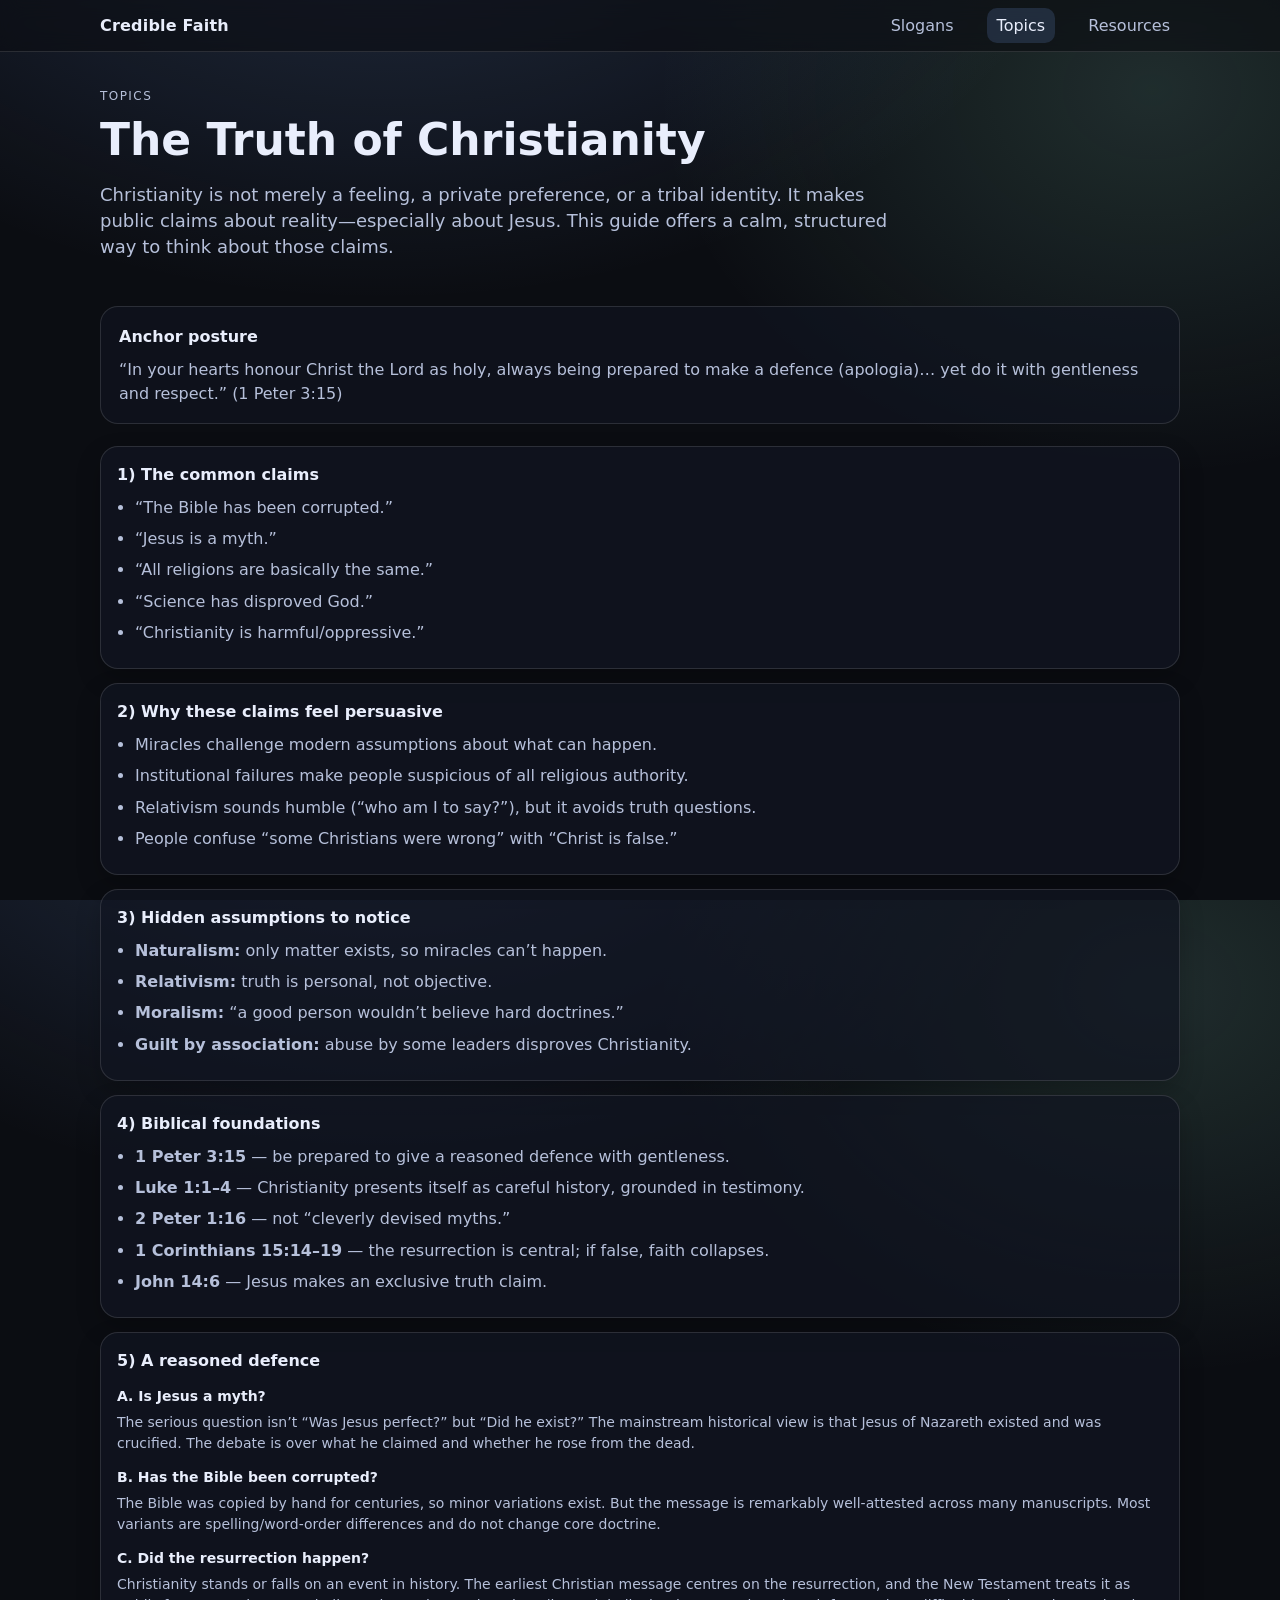
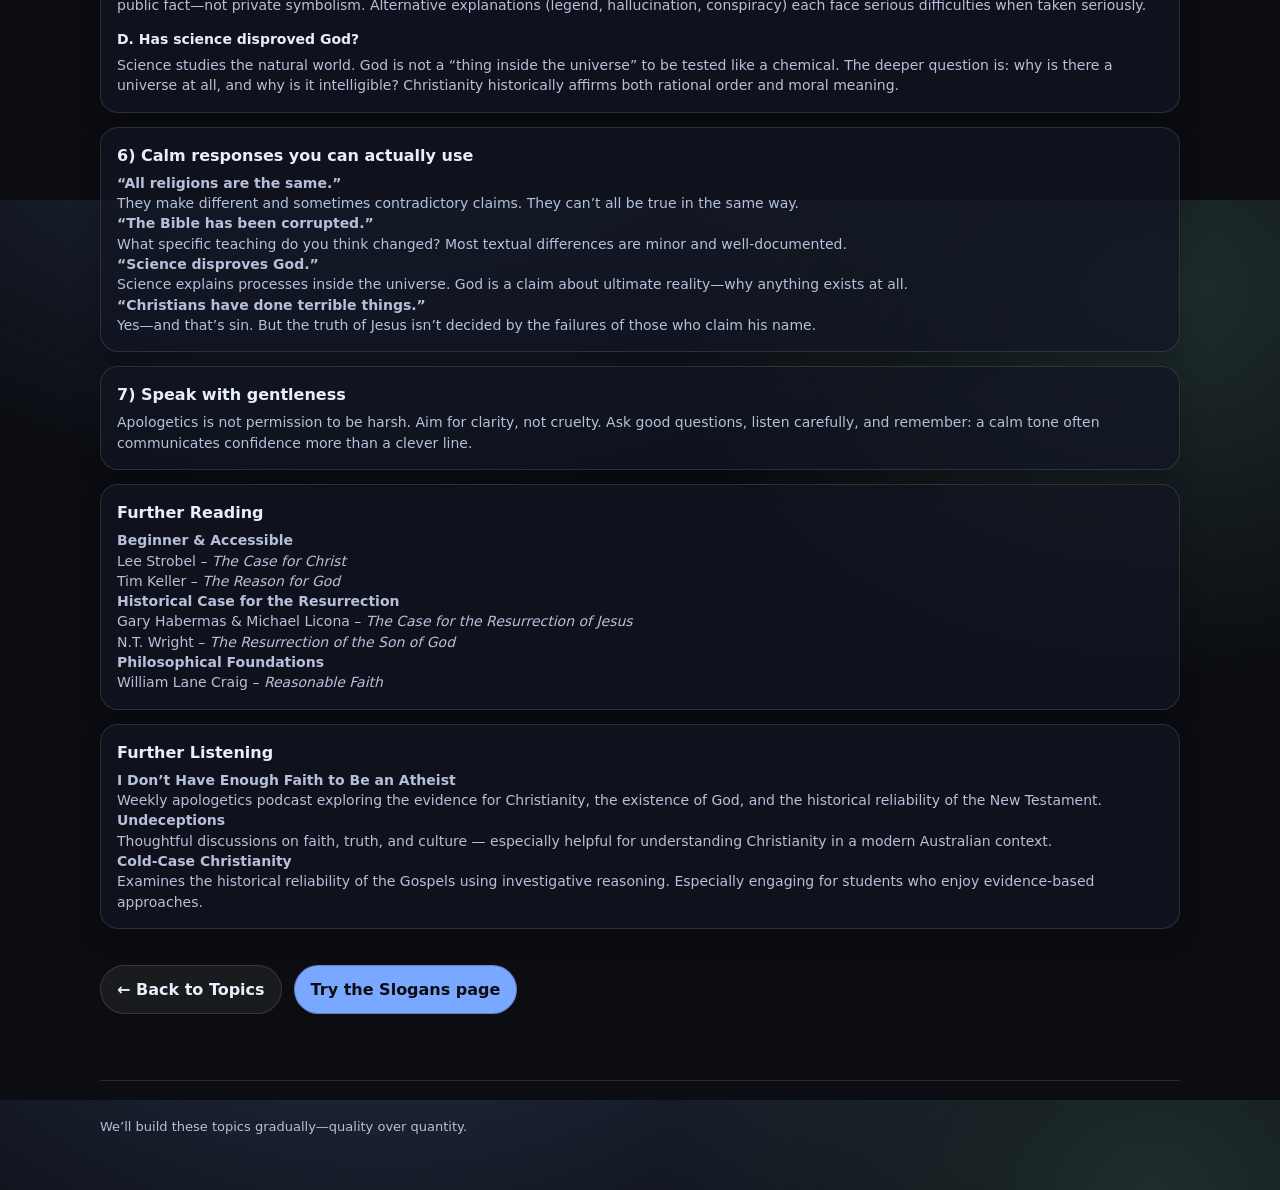
<file: truth.html>
<!-- truth.html -->
<!doctype html>
<html lang="en">
<head>
  <meta charset="utf-8" />
  <meta name="viewport" content="width=device-width, initial-scale=1" />
  <title>The Truth of Christianity | Credible Faith</title>
  <meta name="description" content="A structured, readable case for why Christianity is intellectually credible." />
  <link rel="stylesheet" href="style.css" />
</head>

<body>
  <header class="site-header">
    <div class="container">
      <a class="brand" href="index.html">Credible Faith</a>
      <nav class="nav">
        <a href="slogans.html">Slogans</a>
        <a class="active" href="topics.html">Topics</a>
        <a href="resources.html">Resources</a>
      </nav>
    </div>
  </header>

  <main class="container">
    <section class="page-head">
      <p class="eyebrow">Topics</p>
      <h1>The Truth of Christianity</h1>
      <p class="lead">
        Christianity is not merely a feeling, a private preference, or a tribal identity.
        It makes public claims about reality—especially about Jesus. This guide offers a calm, structured way to think about those claims.
      </p>
    </section>

    <section class="callout">
      <h2>Anchor posture</h2>
      <p class="muted tight">
        “In your hearts honour Christ the Lord as holy, always being prepared to make a defence (apologia)…
        yet do it with gentleness and respect.” (1 Peter 3:15)
      </p>
    </section>

    <section class="stack">
      <article class="card">
        <h2>1) The common claims</h2>
        <ul class="bullets muted">
          <li>“The Bible has been corrupted.”</li>
          <li>“Jesus is a myth.”</li>
          <li>“All religions are basically the same.”</li>
          <li>“Science has disproved God.”</li>
          <li>“Christianity is harmful/oppressive.”</li>
        </ul>
      </article>

      <article class="card">
        <h2>2) Why these claims feel persuasive</h2>
        <ul class="bullets muted">
          <li>Miracles challenge modern assumptions about what can happen.</li>
          <li>Institutional failures make people suspicious of all religious authority.</li>
          <li>Relativism sounds humble (“who am I to say?”), but it avoids truth questions.</li>
          <li>People confuse “some Christians were wrong” with “Christ is false.”</li>
        </ul>
      </article>

      <article class="card">
        <h2>3) Hidden assumptions to notice</h2>
        <ul class="bullets muted">
          <li><strong>Naturalism:</strong> only matter exists, so miracles can’t happen.</li>
          <li><strong>Relativism:</strong> truth is personal, not objective.</li>
          <li><strong>Moralism:</strong> “a good person wouldn’t believe hard doctrines.”</li>
          <li><strong>Guilt by association:</strong> abuse by some leaders disproves Christianity.</li>
        </ul>
      </article>

      <article class="card">
        <h2>4) Biblical foundations</h2>
        <ul class="bullets muted">
          <li><strong>1 Peter 3:15</strong> — be prepared to give a reasoned defence with gentleness.</li>
          <li><strong>Luke 1:1–4</strong> — Christianity presents itself as careful history, grounded in testimony.</li>
          <li><strong>2 Peter 1:16</strong> — not “cleverly devised myths.”</li>
          <li><strong>1 Corinthians 15:14–19</strong> — the resurrection is central; if false, faith collapses.</li>
          <li><strong>John 14:6</strong> — Jesus makes an exclusive truth claim.</li>
        </ul>
      </article>

      <article class="card">
        <h2>5) A reasoned defence</h2>

        <h3 class="h3">A. Is Jesus a myth?</h3>
        <p class="muted">
          The serious question isn’t “Was Jesus perfect?” but “Did he exist?”
          The mainstream historical view is that Jesus of Nazareth existed and was crucified.
          The debate is over what he claimed and whether he rose from the dead.
        </p>

        <h3 class="h3">B. Has the Bible been corrupted?</h3>
        <p class="muted">
          The Bible was copied by hand for centuries, so minor variations exist.
          But the message is remarkably well-attested across many manuscripts.
          Most variants are spelling/word-order differences and do not change core doctrine.
        </p>

        <h3 class="h3">C. Did the resurrection happen?</h3>
        <p class="muted">
          Christianity stands or falls on an event in history.
          The earliest Christian message centres on the resurrection, and the New Testament treats it as public fact—not private symbolism.
          Alternative explanations (legend, hallucination, conspiracy) each face serious difficulties when taken seriously.
        </p>

        <h3 class="h3">D. Has science disproved God?</h3>
        <p class="muted">
          Science studies the natural world. God is not a “thing inside the universe” to be tested like a chemical.
          The deeper question is: why is there a universe at all, and why is it intelligible?
          Christianity historically affirms both rational order and moral meaning.
        </p>
      </article>

      <article class="card">
        <h2>6) Calm responses you can actually use</h2>

        <div class="qa">
          <p class="qa__q"><strong>“All religions are the same.”</strong></p>
          <p class="qa__a muted">
            They make different and sometimes contradictory claims. They can’t all be true in the same way.
          </p>

          <p class="qa__q"><strong>“The Bible has been corrupted.”</strong></p>
          <p class="qa__a muted">
            What specific teaching do you think changed? Most textual differences are minor and well-documented.
          </p>

          <p class="qa__q"><strong>“Science disproves God.”</strong></p>
          <p class="qa__a muted">
            Science explains processes inside the universe. God is a claim about ultimate reality—why anything exists at all.
          </p>

          <p class="qa__q"><strong>“Christians have done terrible things.”</strong></p>
          <p class="qa__a muted">
            Yes—and that’s sin. But the truth of Jesus isn’t decided by the failures of those who claim his name.
          </p>
        </div>
      </article>

      <article class="card">
        <h2>7) Speak with gentleness</h2>
        <p class="muted">
          Apologetics is not permission to be harsh. Aim for clarity, not cruelty.
          Ask good questions, listen carefully, and remember: a calm tone often communicates confidence more than a clever line.
        </p>
      </article>

      <article class="card">
        <h2>Further Reading</h2>

        <div class="qa">
          <p class="qa__q"><strong>Beginner &amp; Accessible</strong></p>
          <p class="qa__a muted">
            Lee Strobel – <em>The Case for Christ</em><br>
            Tim Keller – <em>The Reason for God</em>
          </p>

          <p class="qa__q"><strong>Historical Case for the Resurrection</strong></p>
          <p class="qa__a muted">
            Gary Habermas &amp; Michael Licona – <em>The Case for the Resurrection of Jesus</em><br>
            N.T. Wright – <em>The Resurrection of the Son of God</em>
          </p>

          <p class="qa__q"><strong>Philosophical Foundations</strong></p>
          <p class="qa__a muted">
            William Lane Craig – <em>Reasonable Faith</em>
          </p>
        </div>
      </article>

      <article class="card">
        <h2>Further Listening</h2>

        <div class="qa">
          <p class="qa__q"><strong>I Don’t Have Enough Faith to Be an Atheist</strong></p>
          <p class="qa__a muted">
            Weekly apologetics podcast exploring the evidence for Christianity,
            the existence of God, and the historical reliability of the New Testament.
          </p>

          <p class="qa__q"><strong>Undeceptions</strong></p>
          <p class="qa__a muted">
            Thoughtful discussions on faith, truth, and culture — especially helpful for
            understanding Christianity in a modern Australian context.
          </p>

          <p class="qa__q"><strong>Cold-Case Christianity</strong></p>
          <p class="qa__a muted">
            Examines the historical reliability of the Gospels using investigative reasoning.
            Especially engaging for students who enjoy evidence-based approaches.
          </p>
        </div>
      </article>

      <div class="cta-row">
        <a class="button secondary" href="topics.html">← Back to Topics</a>
        <a class="button" href="slogans.html">Try the Slogans page</a>
      </div>
    </section>

    <footer class="footer">
      <p class="muted">We’ll build these topics gradually—quality over quantity.</p>
    </footer>
  </main>
</body>
</html>
</file>
<file: style.css>
/* style.css (updated + tidied) */

:root{
  --bg: #0b0d12;
  --panel: #111522;
  --panel-2: #0f1320;
  --text: #e9eefc;
  --muted: #b6c0da;
  --line: rgba(255,255,255,0.12);
  --accent: #7aa7ff;
  --accent-2: #9bf0d0;
  --shadow: 0 14px 40px rgba(0,0,0,0.55);
  --radius: 18px;
  --radius-sm: 12px;
  --max: 1080px;
  --font: ui-sans-serif, system-ui, -apple-system, Segoe UI, Roboto, Arial, "Apple Color Emoji","Segoe UI Emoji";
}

*{ box-sizing: border-box; }
html,body{ height:100%; }

body{
  margin:0;
  font-family: var(--font);
  background: radial-gradient(1200px 800px at 30% -20%, rgba(122,167,255,0.22), transparent 60%),
              radial-gradient(900px 700px at 90% 10%, rgba(155,240,208,0.14), transparent 55%),
              var(--bg);
  color: var(--text);
  line-height: 1.45;
}

.container{
  width: min(var(--max), calc(100% - 40px));
  margin: 0 auto;
}

.muted{ color: var(--muted); }
.tight{ margin: 0; }

/* Header */
.site-header{
  position: sticky;
  top: 0;
  z-index: 20;
  backdrop-filter: blur(10px);
  background: rgba(11,13,18,0.6);
  border-bottom: 1px solid var(--line);
}

.site-header .container{
  display:flex;
  align-items:center;
  justify-content: space-between;
  padding: 14px 0;
}

.brand{
  text-decoration: none;
  color: var(--text);
  font-weight: 700;
  letter-spacing: 0.2px;
}

.nav a{
  text-decoration:none;
  color: var(--muted);
  margin-left: 18px;
  padding: 8px 10px;
  border-radius: 10px;
}

.nav a:hover{
  background: rgba(255,255,255,0.06);
  color: var(--text);
}

.nav a.active{
  color: var(--text);
  background: rgba(122,167,255,0.16);
}

.nav a.disabled{
  opacity: 0.5;
  cursor: not-allowed;
  pointer-events: none;
}

/* Typography + sections */
.hero{ padding: 48px 0 28px; }

.eyebrow{
  color: var(--muted);
  margin: 0 0 10px;
  letter-spacing: 0.12em;
  text-transform: uppercase;
  font-size: 12px;
}

h1{
  margin: 0 0 14px;
  font-size: clamp(30px, 4vw, 44px);
  line-height: 1.1;
}

.lead{
  color: var(--muted);
  font-size: 18px;
  max-width: 70ch;
}

.page-head{ padding: 36px 0 14px; }
.page-head h1{ margin-bottom: 10px; }

/* Buttons */
.cta-row{
  display:flex;
  gap: 12px;
  margin: 22px 0 26px;
  flex-wrap: wrap;
}

.button{
  display:inline-flex;
  align-items:center;
  justify-content:center;
  text-decoration:none;
  color: var(--bg);
  background: var(--accent);
  padding: 12px 16px;
  border-radius: 999px;
  font-weight: 650;
  border: 1px solid rgba(0,0,0,0.2);
}

.button:hover{ filter: brightness(1.04); }

.button.secondary{
  color: var(--text);
  background: rgba(255,255,255,0.06);
  border: 1px solid var(--line);
}

/* Cards */
.card-grid{
  display:grid;
  grid-template-columns: repeat(3, minmax(0, 1fr));
  gap: 14px;
  margin-top: 16px;
}

.card{
  background: rgba(17,21,34,0.72);
  border: 1px solid var(--line);
  border-radius: var(--radius);
  padding: 16px;
  box-shadow: 0 10px 24px rgba(0,0,0,0.22);
}

.card h2{
  margin: 0 0 6px;
  font-size: 16px;
}

.card p{
  margin: 0;
  color: var(--muted);
  font-size: 14px;
}

.card ul{ margin: 10px 0 0; }

/* Callout */
.callout{
  background: rgba(17,21,34,0.62);
  border: 1px solid var(--line);
  border-radius: var(--radius);
  padding: 18px;
  margin: 14px 0 22px;
}

.callout h2{ margin: 0 0 10px; font-size: 16px; }

.steps{
  margin: 0;
  padding-left: 18px;
  color: var(--muted);
}

.steps li{ margin: 8px 0; }
.steps strong{ color: var(--text); }

/* Grids + tiles */
.grid{
  display:grid;
  grid-template-columns: repeat(4, minmax(0, 1fr));
  gap: 14px;
  padding: 10px 0 40px;
}

.tile{
  text-align:left;
  background: rgba(17,21,34,0.72);
  border: 1px solid var(--line);
  border-radius: var(--radius);
  padding: 16px;
  box-shadow: 0 10px 24px rgba(0,0,0,0.20);
  cursor:pointer;
  color: var(--text);
  position: relative;
  overflow:hidden;
  transition: transform 120ms ease, border-color 120ms ease, background 120ms ease;
}

.tile:hover{
  border-color: rgba(122,167,255,0.42);
  transform: translateY(-1px);
}

.tile__num{
  display:inline-flex;
  align-items:center;
  justify-content:center;
  width: 30px;
  height: 30px;
  border-radius: 10px;
  background: rgba(122,167,255,0.16);
  border: 1px solid rgba(122,167,255,0.28);
  color: var(--text);
  font-weight: 700;
  margin-bottom: 10px;
}

.tile__title{
  display:block;
  font-weight: 750;
  font-size: 16px;
  margin-bottom: 6px;
}

.tile__hint{
  display:block;
  color: var(--muted);
  font-size: 13px;
}

/* Link tiles (topics page) */
.tile--link{
  text-decoration: none;
  display: block;
}

/* Disable tiles that are placeholders (e.g. Coming soon) */
.tile[aria-disabled="true"]{
  opacity: 0.55;
  cursor: not-allowed;
  pointer-events: none;
}

/* Footer */
.footer{
  padding: 24px 0 40px;
  border-top: 1px solid var(--line);
  color: var(--muted);
  font-size: 13px;
}

/* Modal */
.no-scroll{ overflow: hidden; }

.modal{
  position: fixed;
  inset: 0;
  display: none;
  z-index: 50;
}
.modal.open{ display:block; }

.modal__overlay{
  position:absolute;
  inset:0;
  background: rgba(0,0,0,0.65);
}

.modal__panel{
  position: relative;
  width: min(860px, calc(100% - 26px));
  margin: 7vh auto;
  background: rgba(17,21,34,0.92);
  border: 1px solid var(--line);
  border-radius: var(--radius);
  box-shadow: var(--shadow);
  padding: 18px 18px 14px;
}

.icon-button{
  appearance:none;
  border: 1px solid var(--line);
  background: rgba(255,255,255,0.06);
  color: var(--text);
  border-radius: 12px;
  padding: 8px 10px;
  cursor:pointer;
}

.icon-button:hover{ background: rgba(255,255,255,0.10); }

.modal__close{
  position:absolute;
  top: 12px;
  right: 12px;
}

.modal__title{
  margin: 0 44px 8px 0;
  font-size: 22px;
}

.modal__subtitle{
  margin: 0 0 14px;
  color: var(--muted);
}

.tabs{
  display:flex;
  gap: 8px;
  margin: 12px 0;
}

.tab{
  border: 1px solid var(--line);
  background: rgba(255,255,255,0.05);
  color: var(--text);
  border-radius: 999px;
  padding: 10px 12px;
  cursor:pointer;
  font-weight: 650;
}

.tab.active{
  background: rgba(122,167,255,0.18);
  border-color: rgba(122,167,255,0.42);
}

.tabpanes{
  border-top: 1px solid var(--line);
  padding-top: 14px;
}

.tabpane{ display:none; }
.tabpane.active{ display:block; }

.tabpane h3{
  margin: 0 0 8px;
  font-size: 15px;
}

.tabpane p{
  margin: 0 0 12px;
  color: var(--muted);
}

.response-box{
  background: rgba(15,19,32,0.7);
  border: 1px solid var(--line);
  border-radius: var(--radius-sm);
  padding: 12px;
}

.response-label{
  margin: 0 0 8px;
  font-size: 12px;
  color: var(--muted);
  letter-spacing: 0.12em;
  text-transform: uppercase;
}

.response-quote{
  margin: 0;
  color: var(--text);
  font-weight: 650;
}

.small{
  font-size: 12px;
  color: var(--muted);
  margin: 0;
}

.modal__footer{
  border-top: 1px solid var(--line);
  padding-top: 12px;
  margin-top: 10px;
}

/* Topic page helpers */
.stack{
  display: grid;
  gap: 14px;
  margin: 12px 0 40px;
}

.bullets{
  margin: 10px 0 0;
  padding-left: 18px;
}

.bullets li{ margin: 8px 0; }

.h3{
  margin: 14px 0 6px;
  font-size: 14px;
  color: var(--text);
}

.qa__q{ margin: 12px 0 4px; }
.qa__a{ margin: 0 0 10px; }

/* Responsive */
@media (max-width: 900px){
  .grid{ grid-template-columns: repeat(2, minmax(0, 1fr)); }
  .card-grid{ grid-template-columns: 1fr; }
  .modal__panel{ margin: 4vh auto; }
}

@media (max-width: 420px){
  .grid{ grid-template-columns: 1fr; }
}

/* reality.html helpers */
.reality-meta{ margin-top: 14px; }

kbd{
  font-family: var(--font);
  font-size: 12px;
  padding: 2px 6px;
  border-radius: 8px;
  border: 1px solid var(--line);
  background: rgba(255,255,255,0.06);
  color: var(--text);
}
</file>
